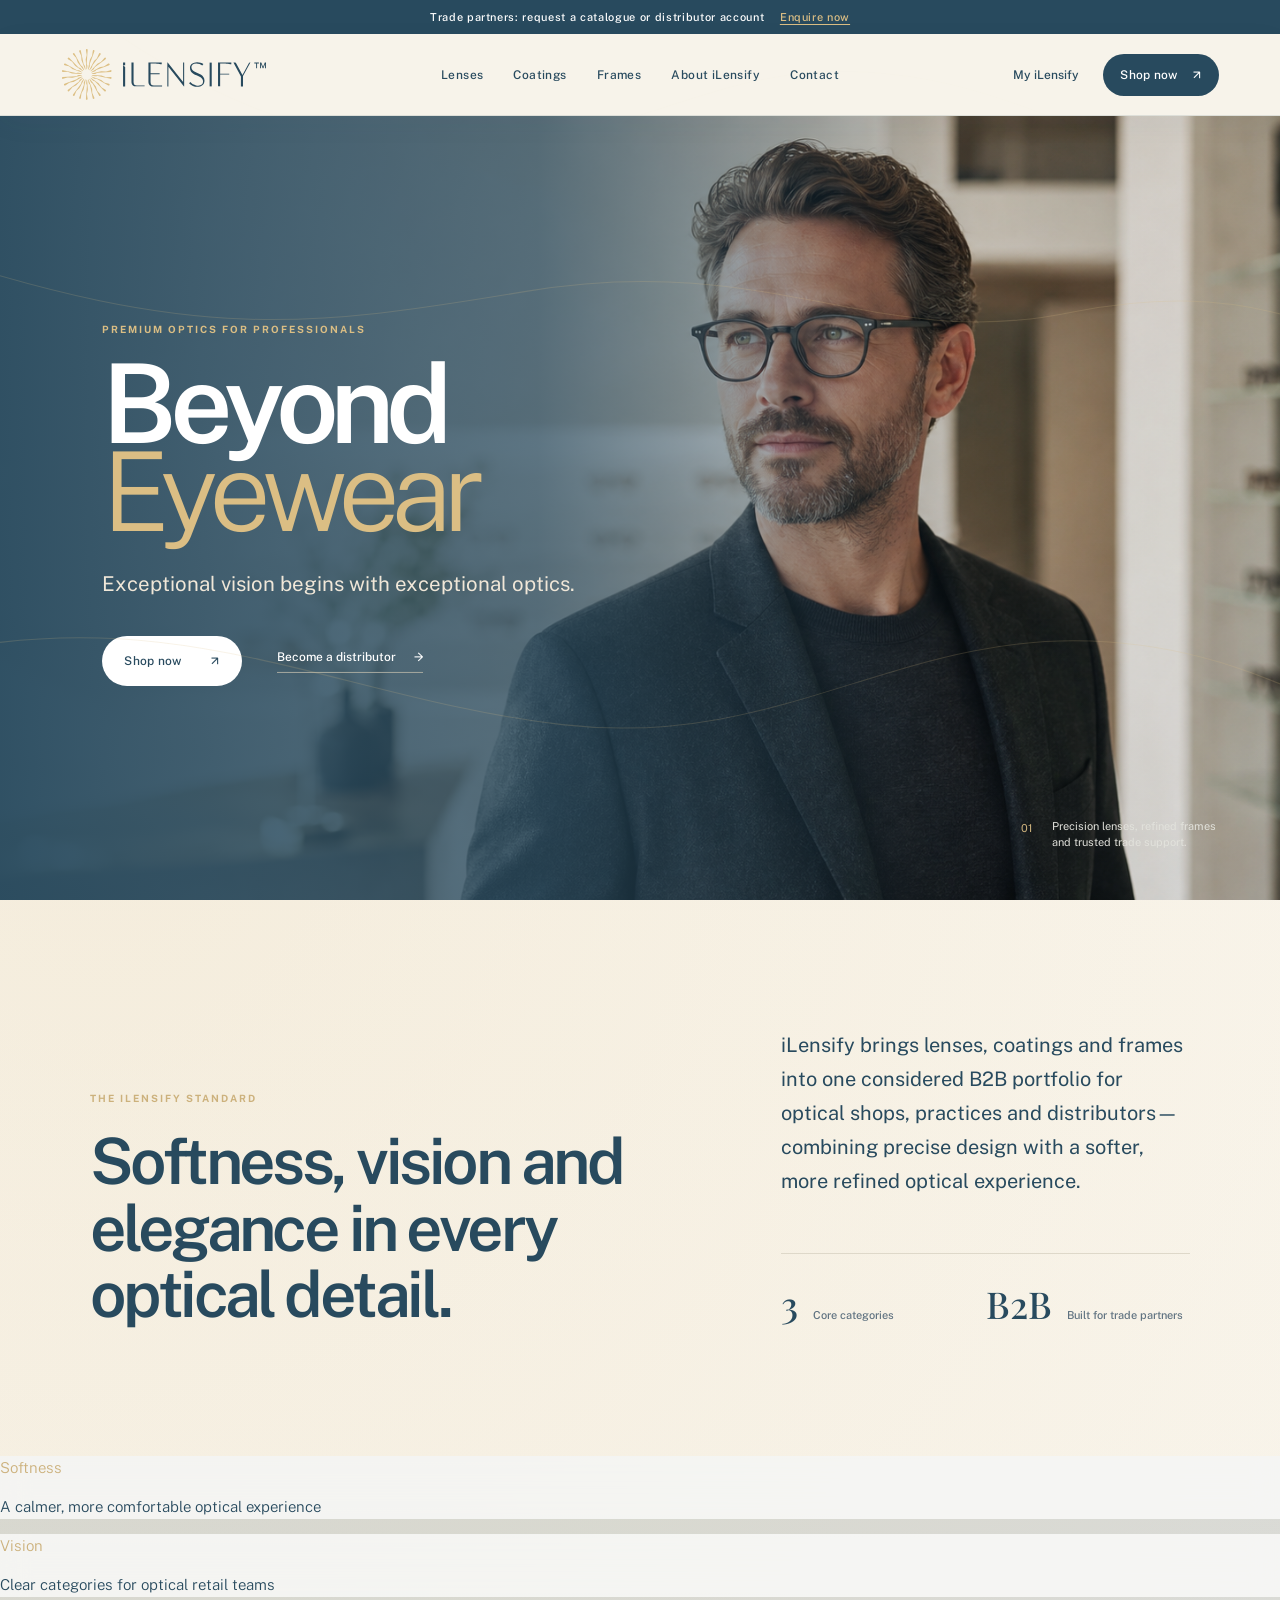
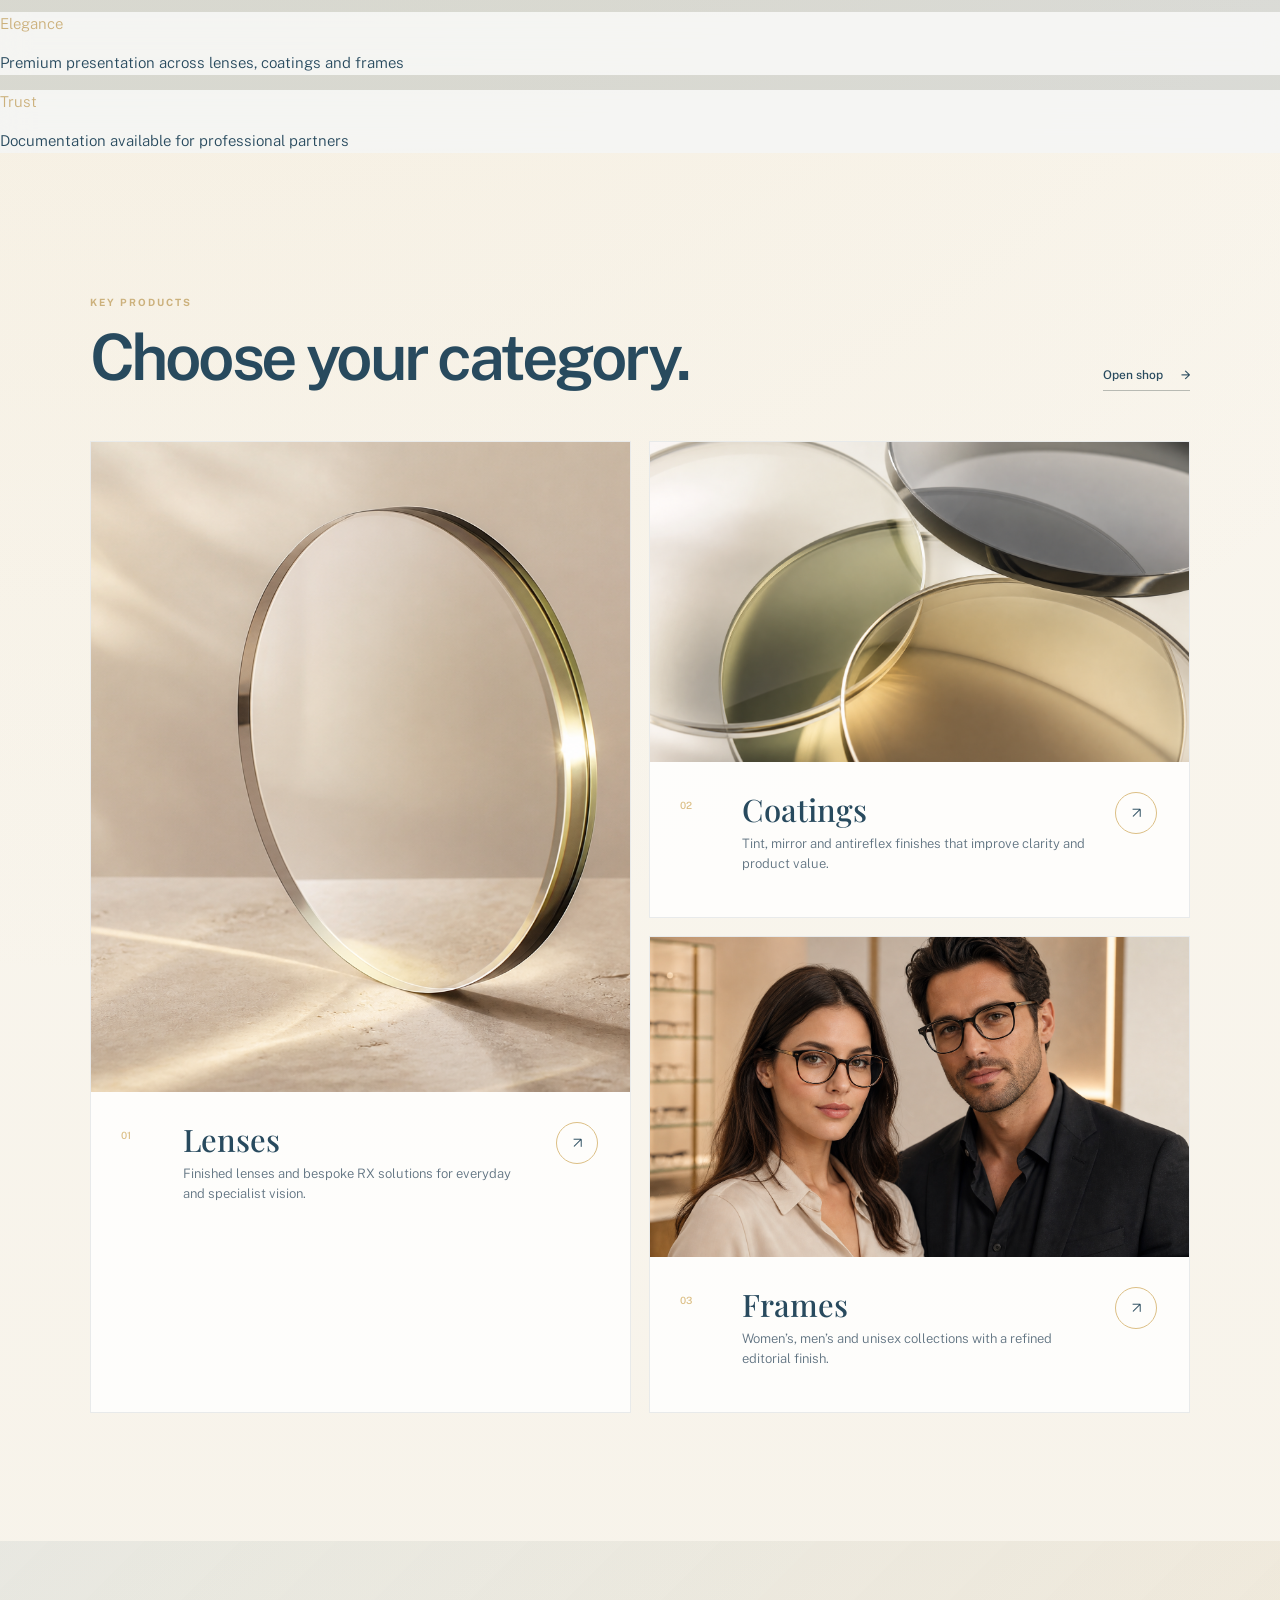
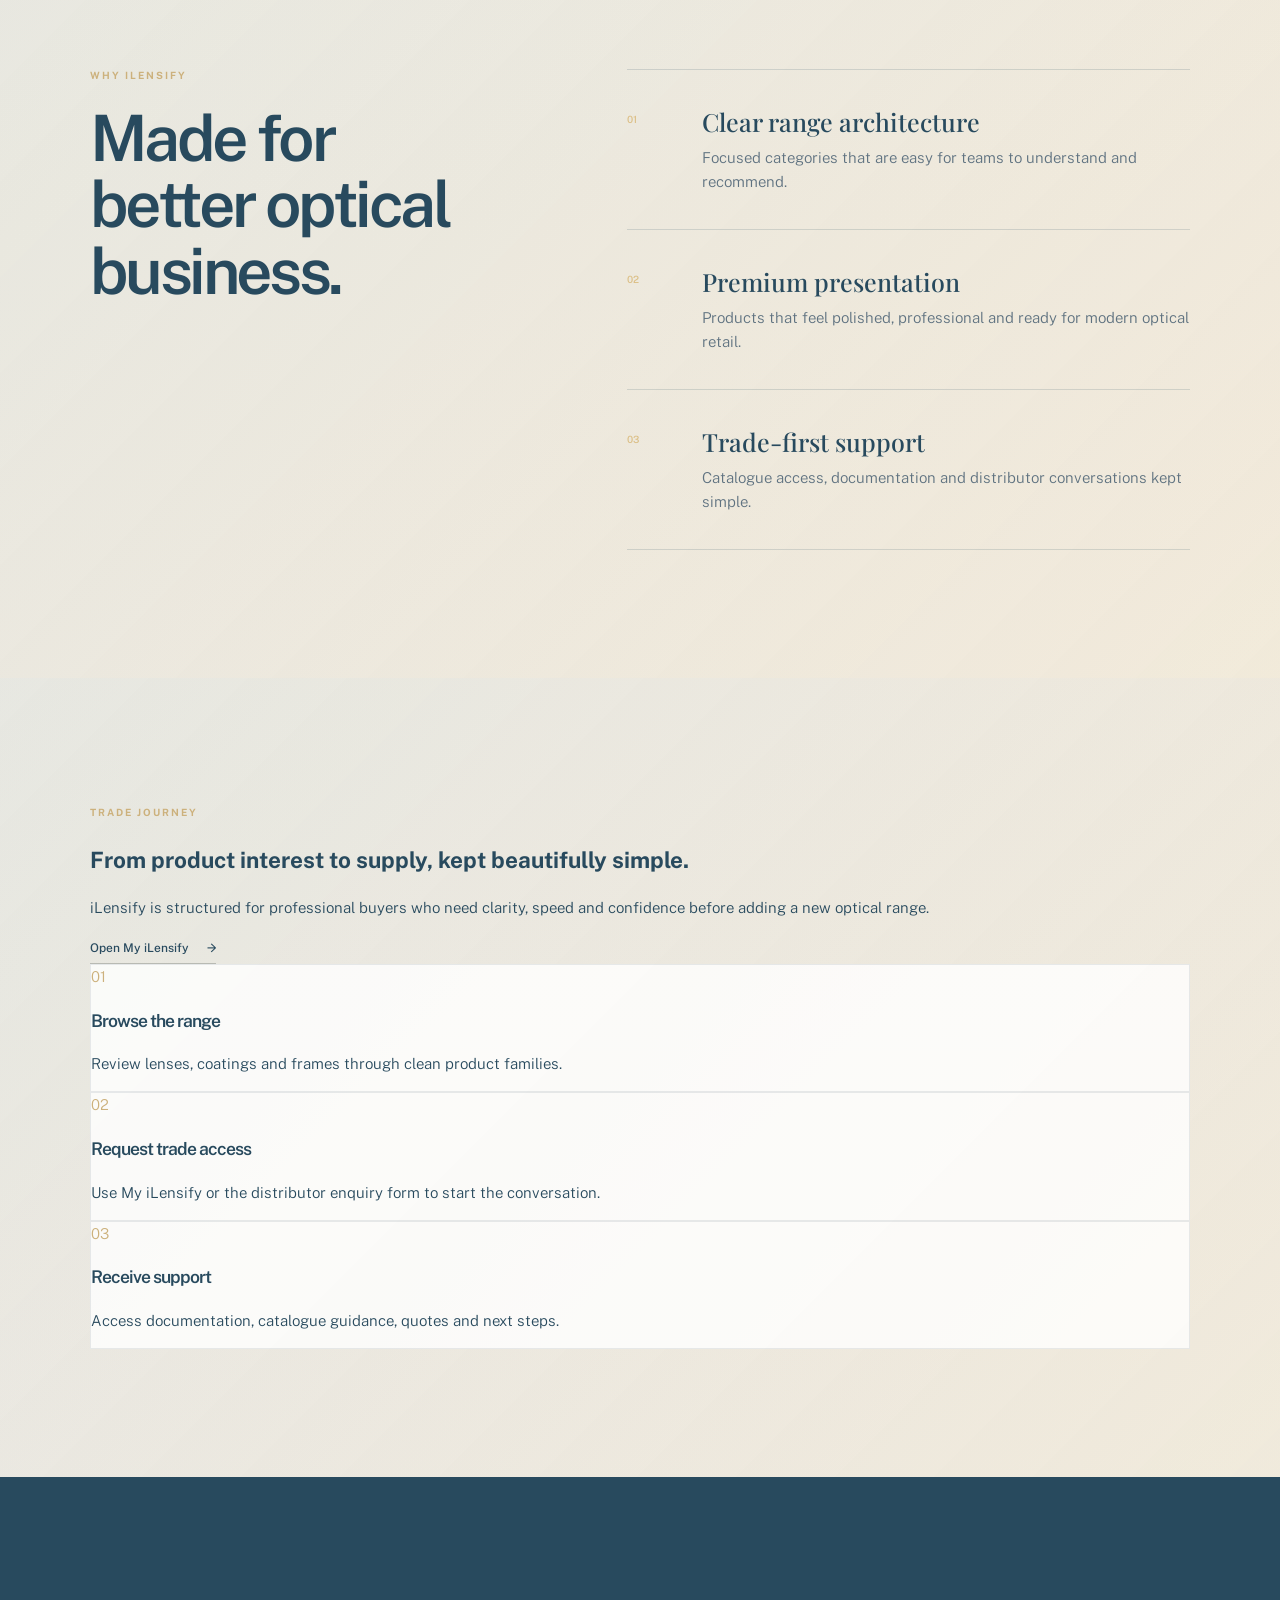
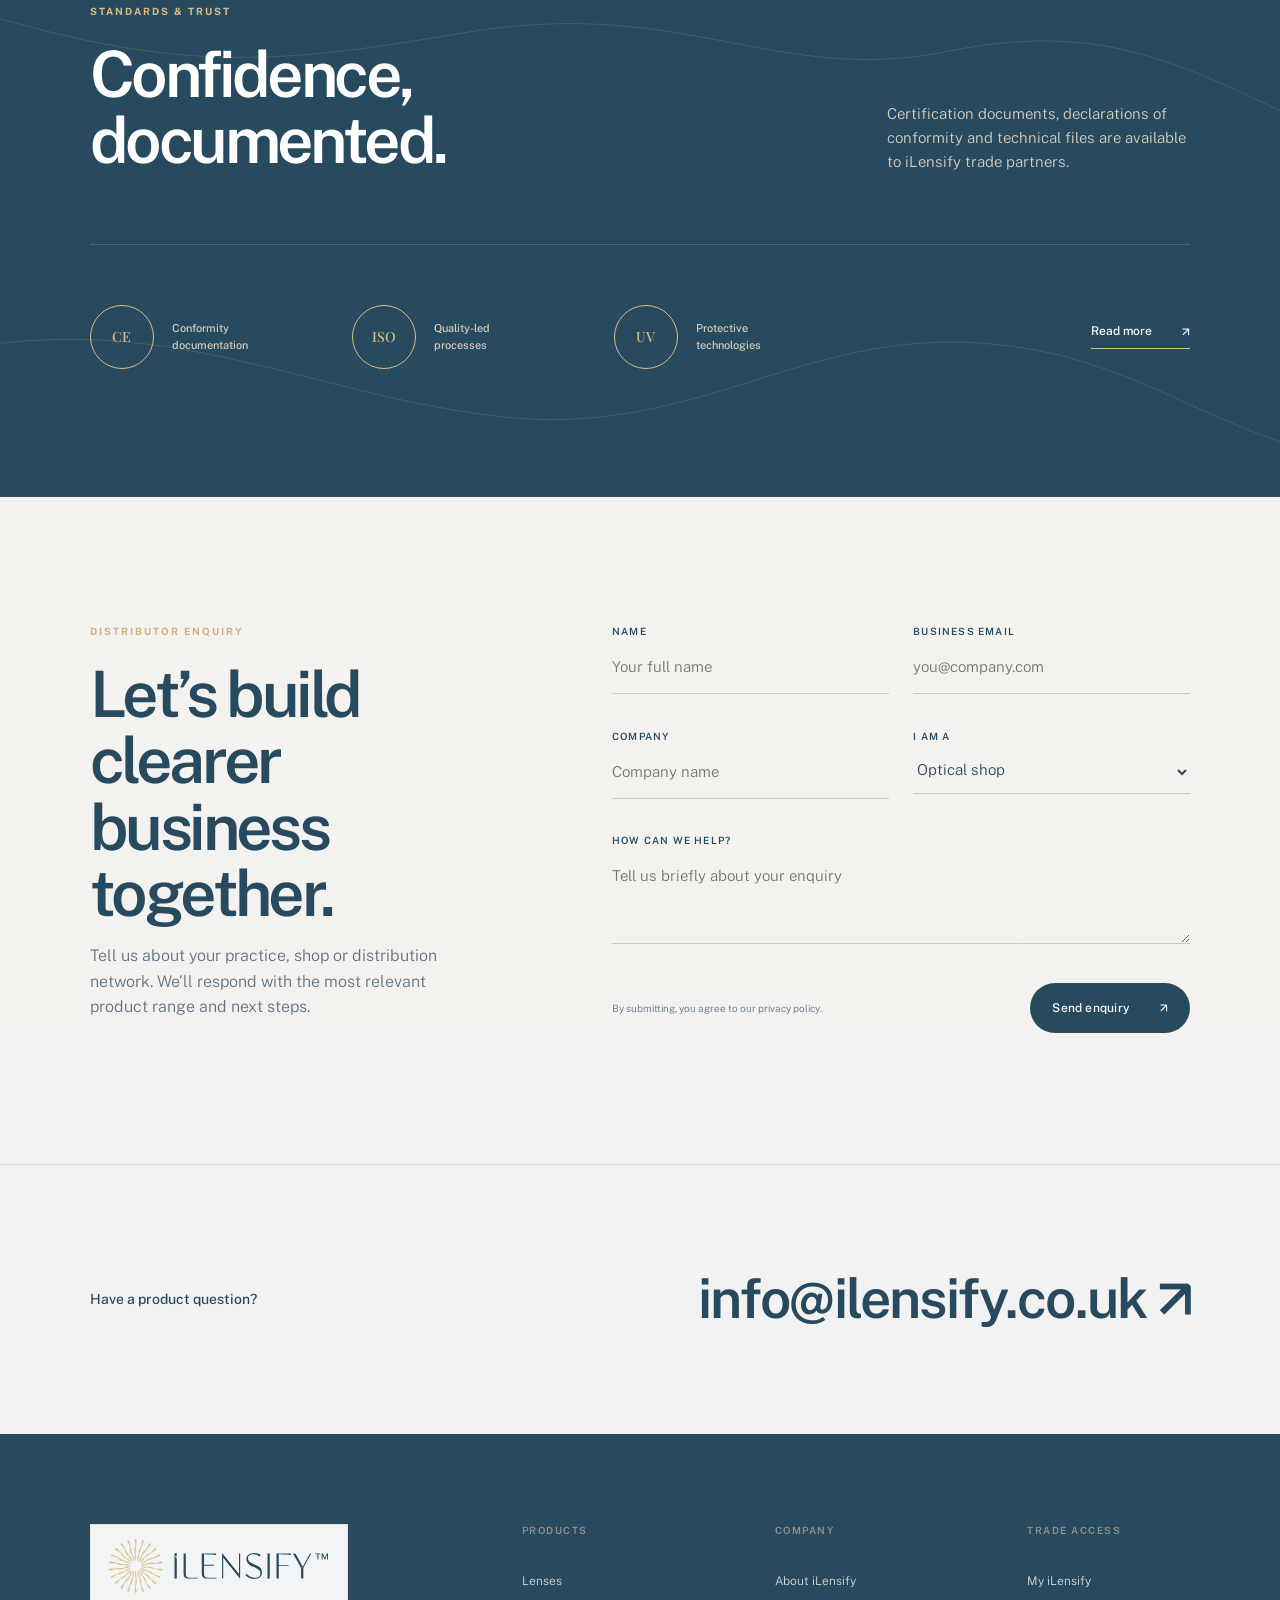
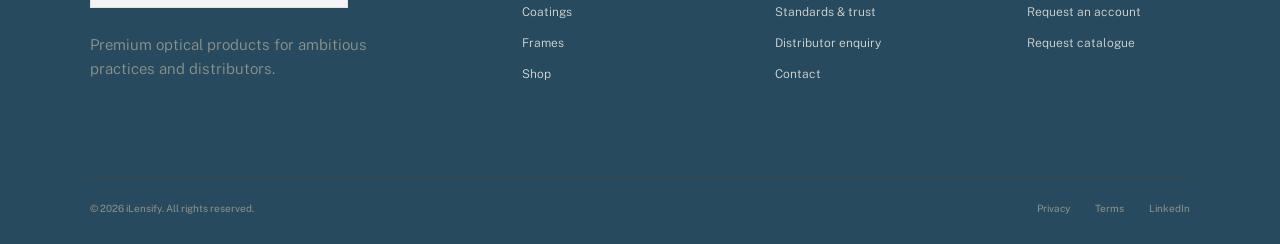
<file: index.html>
<!doctype html>
<html lang="en">
<head>
  <meta charset="utf-8">
  <meta name="viewport" content="width=device-width, initial-scale=1">
  <meta name="description" content="iLensify premium lenses, coatings and eyewear frames for optical professionals and distributors.">
  <title>iLensify — Beyond Eyewear</title>
  <link rel="preconnect" href="https://fonts.googleapis.com">
  <link rel="preconnect" href="https://fonts.gstatic.com" crossorigin>
  <link href="https://fonts.googleapis.com/css2?family=Public+Sans:wght@300;400;500;600;700&family=DM+Sans:wght@400;500;600&family=Playfair+Display:ital,wght@0,500;1,500&display=swap" rel="stylesheet">
  <link rel="stylesheet" href="styles.css">
  <link rel="stylesheet" href="brandbook.css">
</head>
<body>
  <div class="announcement">Trade partners: request a catalogue or distributor account <a href="#distributor">Enquire now</a></div>
  <header class="site-header">
    <a class="brand" href="index.html" aria-label="iLensify home">
      <img class="brand-logo" src="assets/logo-official.svg" alt="iLensify">
    </a>
    <button class="menu-toggle" aria-expanded="false" aria-controls="main-nav"><span></span><span></span></button>
    <nav id="main-nav" class="main-nav" aria-label="Main navigation">
      <a href="lenses.html">Lenses</a>
      <a href="coatings.html">Coatings</a>
      <a href="frames.html">Frames</a>
      <a href="about.html">About iLensify</a>
      <a href="#contact">Contact</a>
    </nav>
    <div class="header-actions">
      <a class="text-link" href="my-ilensify.html">My iLensify</a>
      <a class="button button-small" href="shop.html">Shop now <span>↗</span></a>
    </div>
  </header>

  <main>
    <section class="hero">
      <div class="hero-image" role="img" aria-label="Optical professional wearing refined iLensify eyewear"></div>
      <div class="hero-wash"></div>
      <div class="hero-content">
        <p class="eyebrow light">Premium optics for professionals</p>
        <h1>Beyond<br><em>Eyewear</em></h1>
        <p class="hero-lead">Exceptional vision begins with exceptional optics.</p>
        <div class="hero-actions">
          <a class="button button-light" href="shop.html">Shop now <span>↗</span></a>
          <a class="quiet-link light" href="#distributor">Become a distributor <span>→</span></a>
        </div>
      </div>
      <div class="hero-note">
        <span>01</span>
        <p>Precision lenses, refined frames<br>and trusted trade support.</p>
      </div>
    </section>

    <section class="intro section">
      <div>
        <p class="eyebrow">The iLensify standard</p>
        <h2>Softness, vision and elegance in every optical detail.</h2>
      </div>
      <div class="intro-copy">
        <p>iLensify brings lenses, coatings and frames into one considered B2B portfolio for optical shops, practices and distributors—combining precise design with a softer, more refined optical experience.</p>
        <div class="mini-stats">
          <div><strong>3</strong><span>Core categories</span></div>
          <div><strong>B2B</strong><span>Built for trade partners</span></div>
        </div>
      </div>
    </section>

    <section class="proof-strip" aria-label="iLensify trade strengths">
      <div><span>Softness</span><p>A calmer, more comfortable optical experience</p></div>
      <div><span>Vision</span><p>Clear categories for optical retail teams</p></div>
      <div><span>Elegance</span><p>Premium presentation across lenses, coatings and frames</p></div>
      <div><span>Trust</span><p>Documentation available for professional partners</p></div>
    </section>

    <section class="products section" id="products">
      <div class="section-heading">
        <div><p class="eyebrow">Key products</p><h2>Choose your category.</h2></div>
        <a class="quiet-link" href="shop.html">Open shop <span>→</span></a>
      </div>
      <div class="category-grid premium-grid">
        <a class="category-card card-lens" href="lenses.html">
          <div class="category-image"><img src="assets/lenses.png" alt="Premium optical lens close-up"></div>
          <div class="category-copy">
            <span class="card-number">01</span>
            <div><h3>Lenses</h3><p>Finished lenses and bespoke RX solutions for everyday and specialist vision.</p></div>
            <span class="round-arrow">↗</span>
          </div>
        </a>
        <a class="category-card card-coating" href="coatings.html">
          <div class="category-image"><img src="assets/coatings.png" alt="Premium lens coating samples"></div>
          <div class="category-copy">
            <span class="card-number">02</span>
            <div><h3>Coatings</h3><p>Tint, mirror and antireflex finishes that improve clarity and product value.</p></div>
            <span class="round-arrow">↗</span>
          </div>
        </a>
        <a class="category-card card-frame" href="frames.html">
          <div class="category-image"><img src="assets/frame-unisex.png" alt="Man and woman wearing premium iLensify glasses"></div>
          <div class="category-copy">
            <span class="card-number">03</span>
            <div><h3>Frames</h3><p>Women’s, men’s and unisex collections with a refined editorial finish.</p></div>
            <span class="round-arrow">↗</span>
          </div>
        </a>
      </div>
    </section>

    <section class="why section">
      <div class="why-title">
        <p class="eyebrow">Why iLensify</p>
        <h2>Made for better optical business.</h2>
      </div>
      <div class="benefit-list">
        <article><span>01</span><div><h3>Clear range architecture</h3><p>Focused categories that are easy for teams to understand and recommend.</p></div></article>
        <article><span>02</span><div><h3>Premium presentation</h3><p>Products that feel polished, professional and ready for modern optical retail.</p></div></article>
        <article><span>03</span><div><h3>Trade-first support</h3><p>Catalogue access, documentation and distributor conversations kept simple.</p></div></article>
      </div>
    </section>

    <section class="trade-flow section">
      <div class="trade-flow-copy">
        <p class="eyebrow">Trade journey</p>
        <h2>From product interest to supply, kept beautifully simple.</h2>
        <p>iLensify is structured for professional buyers who need clarity, speed and confidence before adding a new optical range.</p>
        <a class="quiet-link" href="my-ilensify.html">Open My iLensify <span>→</span></a>
      </div>
      <div class="flow-steps">
        <article><span>01</span><h3>Browse the range</h3><p>Review lenses, coatings and frames through clean product families.</p></article>
        <article><span>02</span><h3>Request trade access</h3><p>Use My iLensify or the distributor enquiry form to start the conversation.</p></article>
        <article><span>03</span><h3>Receive support</h3><p>Access documentation, catalogue guidance, quotes and next steps.</p></article>
      </div>
    </section>

    <section class="trust section" id="standards">
      <div class="trust-top">
        <div><p class="eyebrow light">Standards & trust</p><h2>Confidence, documented.</h2></div>
        <p>Certification documents, declarations of conformity and technical files are available to iLensify trade partners.</p>
      </div>
      <div class="trust-row">
        <div><span class="seal">CE</span><p>Conformity<br>documentation</p></div>
        <div><span class="seal">ISO</span><p>Quality-led<br>processes</p></div>
        <div><span class="seal">UV</span><p>Protective<br>technologies</p></div>
        <a href="about.html#standards">Read more <span>↗</span></a>
      </div>
    </section>

    <section class="distributor section" id="distributor">
      <div>
        <p class="eyebrow">Distributor enquiry</p>
        <h2>Let’s build clearer business together.</h2>
        <p>Tell us about your practice, shop or distribution network. We’ll respond with the most relevant product range and next steps.</p>
      </div>
      <form class="enquiry-form" data-demo-form>
        <label><span>Name</span><input type="text" placeholder="Your full name" required></label>
        <label><span>Business email</span><input type="email" placeholder="you@company.com" required></label>
        <label><span>Company</span><input type="text" placeholder="Company name" required></label>
        <label><span>I am a</span><select><option>Optical shop</option><option>Distributor</option><option>Optician</option><option>Other trade partner</option></select></label>
        <label class="full"><span>How can we help?</span><textarea placeholder="Tell us briefly about your enquiry"></textarea></label>
        <div class="form-footer full"><p>By submitting, you agree to our privacy policy.</p><button class="button" type="submit">Send enquiry <span>↗</span></button></div>
        <p class="form-success full" role="status">Thank you. Your enquiry is ready to be connected to your preferred form service.</p>
      </form>
    </section>

    <section class="contact-strip" id="contact">
      <p>Have a product question?</p>
      <a href="mailto:info@ilensify.co.uk">info@ilensify.co.uk <span>↗</span></a>
    </section>
  </main>

  <footer class="site-footer">
    <div class="footer-main">
      <div><a class="brand brand-light" href="index.html"><img class="brand-logo" src="assets/logo-official.svg" alt="iLensify"></a><p>Premium optical products for ambitious practices and distributors.</p></div>
      <div><h4>Products</h4><a href="lenses.html">Lenses</a><a href="coatings.html">Coatings</a><a href="frames.html">Frames</a><a href="shop.html">Shop</a></div>
      <div><h4>Company</h4><a href="about.html">About iLensify</a><a href="about.html#standards">Standards & trust</a><a href="#distributor">Distributor enquiry</a><a href="#contact">Contact</a></div>
      <div><h4>Trade access</h4><a href="my-ilensify.html">My iLensify</a><a href="my-ilensify.html">Request an account</a><a href="#distributor">Request catalogue</a></div>
    </div>
    <div class="footer-bottom"><span>© 2026 iLensify. All rights reserved.</span><div><a href="#">Privacy</a><a href="#">Terms</a><a href="#">LinkedIn</a></div></div>
  </footer>
  <script src="script.js"></script>
</body>
</html>
</file>
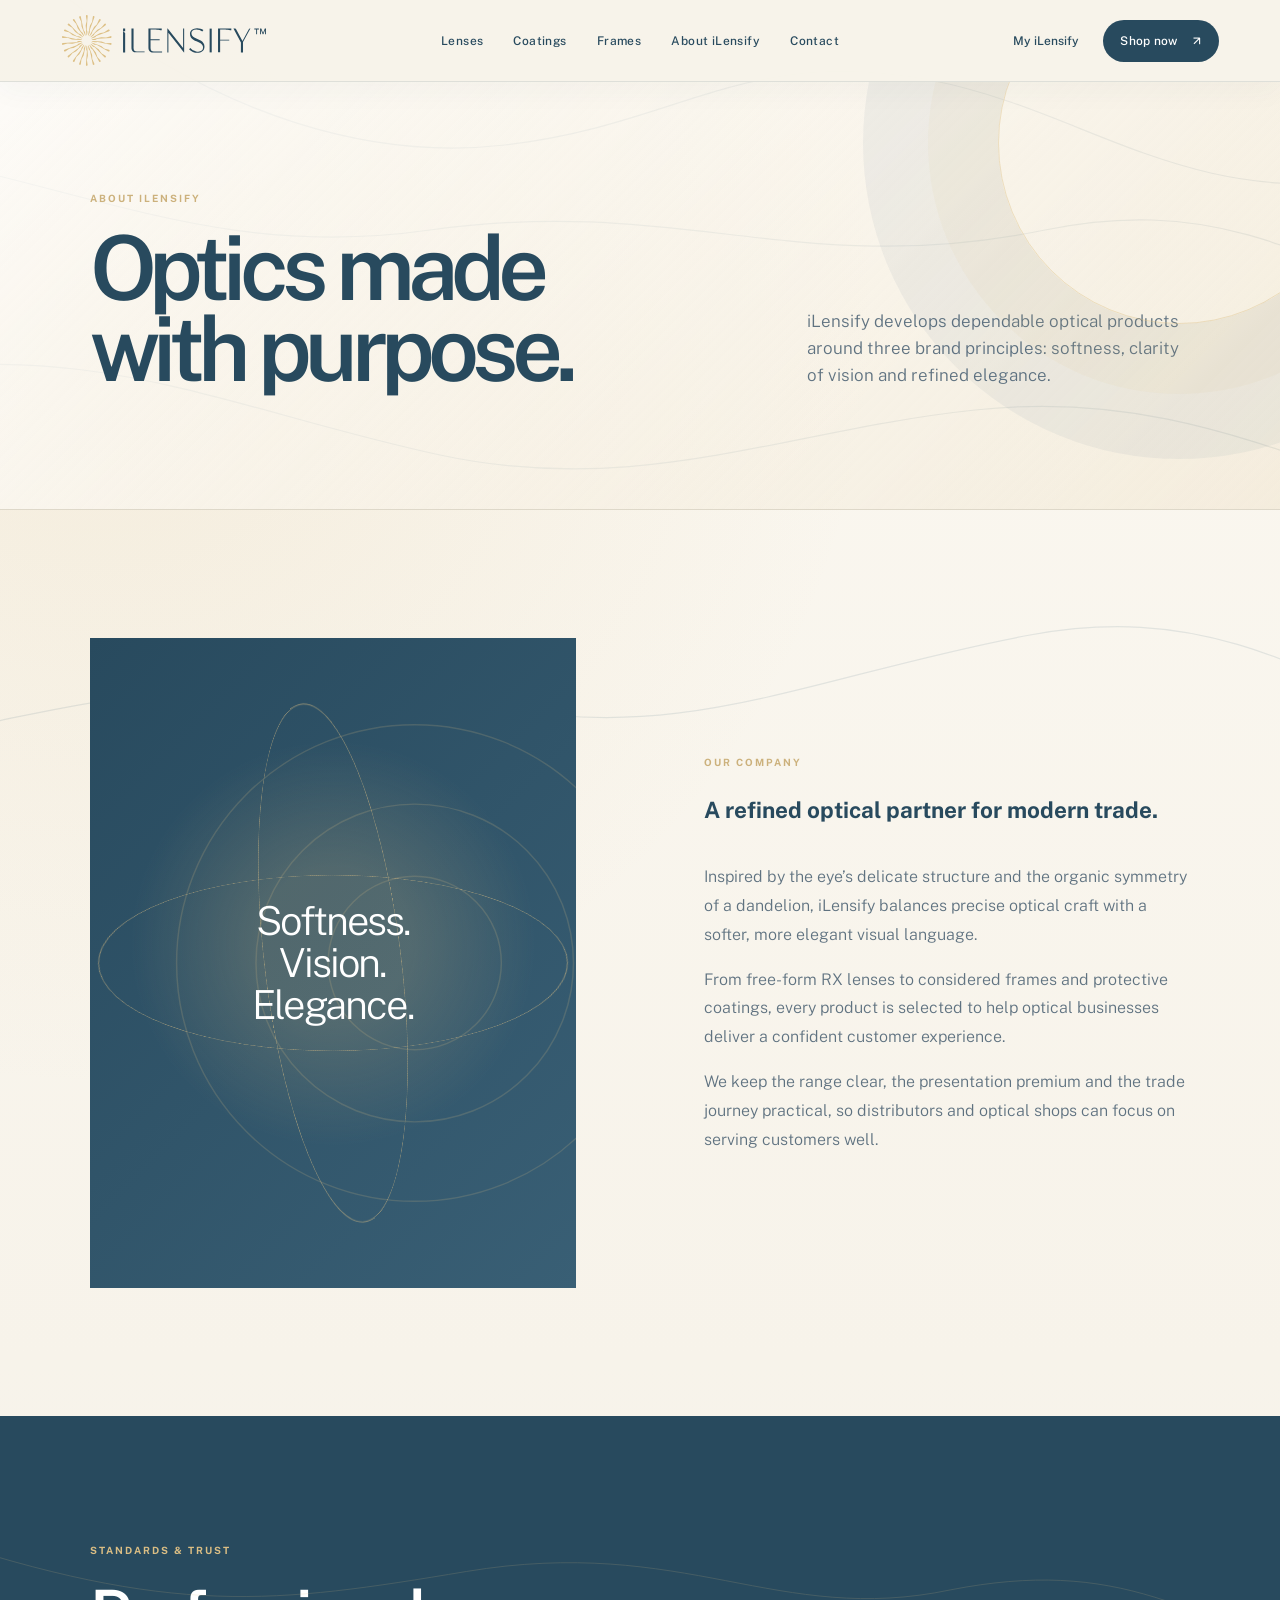
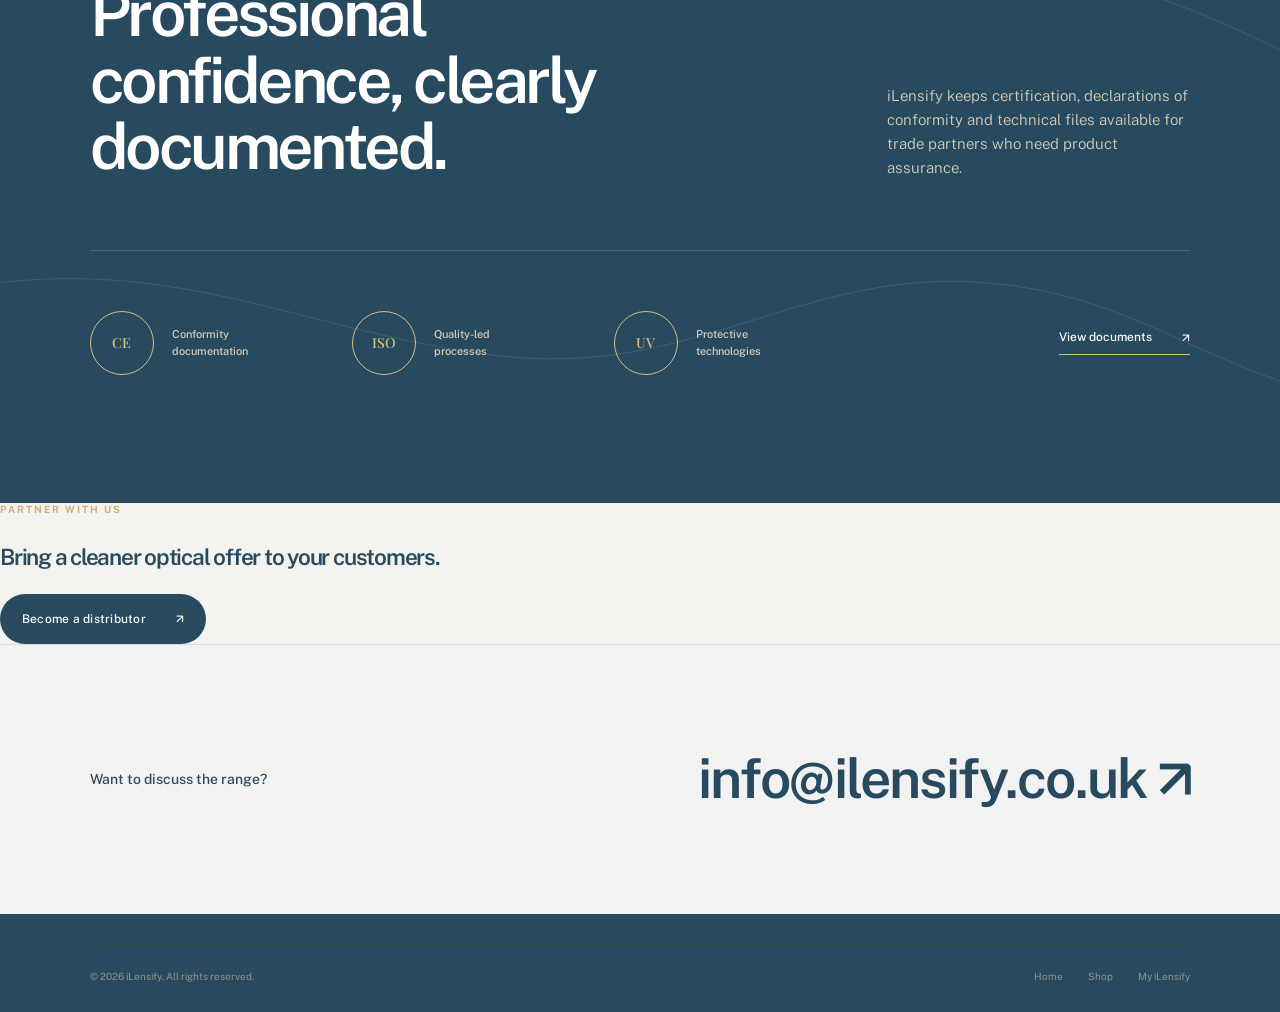
<file: about.html>
<!doctype html>
<html lang="en">
<head>
  <meta charset="utf-8"><meta name="viewport" content="width=device-width, initial-scale=1">
  <title>About iLensify — Premium Optical Trade</title>
  <link rel="preconnect" href="https://fonts.googleapis.com"><link rel="preconnect" href="https://fonts.gstatic.com" crossorigin>
  <link href="https://fonts.googleapis.com/css2?family=Public+Sans:wght@300;400;500;600;700&family=DM+Sans:wght@400;500;600&family=Playfair+Display:ital,wght@0,500;1,500&display=swap" rel="stylesheet">
  <link rel="stylesheet" href="styles.css">
  <link rel="stylesheet" href="brandbook.css">
</head>
<body class="inner-page">
  <header class="site-header">
    <a class="brand" href="index.html"><img class="brand-logo" src="assets/logo-official.svg" alt="iLensify"></a>
    <button class="menu-toggle" aria-expanded="false" aria-controls="main-nav"><span></span><span></span></button>
    <nav id="main-nav" class="main-nav"><a href="lenses.html">Lenses</a><a href="coatings.html">Coatings</a><a href="frames.html">Frames</a><a href="about.html">About iLensify</a><a href="index.html#contact">Contact</a></nav>
    <div class="header-actions"><a class="text-link" href="my-ilensify.html">My iLensify</a><a class="button button-small" href="shop.html">Shop now <span>↗</span></a></div>
  </header>
  <main>
    <section class="page-hero split-hero">
      <div>
        <p class="eyebrow">About iLensify</p>
        <h1>Optics made with purpose.</h1>
      </div>
      <p>iLensify develops dependable optical products around three brand principles: softness, clarity of vision and refined elegance.</p>
    </section>
    <section class="about-detail section">
      <div class="about-visual">
        <div class="lens-orbit orbit-one"></div>
        <div class="lens-orbit orbit-two"></div>
        <span>Softness.<br>Vision.<br>Elegance.</span>
      </div>
      <div class="about-copy">
        <p class="eyebrow">Our company</p>
        <h2>A refined optical partner for modern trade.</h2>
        <p>Inspired by the eye’s delicate structure and the organic symmetry of a dandelion, iLensify balances precise optical craft with a softer, more elegant visual language.</p>
        <p>From free-form RX lenses to considered frames and protective coatings, every product is selected to help optical businesses deliver a confident customer experience.</p>
        <p>We keep the range clear, the presentation premium and the trade journey practical, so distributors and optical shops can focus on serving customers well.</p>
      </div>
    </section>
    <section class="trust section" id="standards">
      <div class="trust-top">
        <div><p class="eyebrow light">Standards & trust</p><h2>Professional confidence, clearly documented.</h2></div>
        <p>iLensify keeps certification, declarations of conformity and technical files available for trade partners who need product assurance.</p>
      </div>
      <div class="trust-row">
        <div><span class="seal">CE</span><p>Conformity<br>documentation</p></div>
        <div><span class="seal">ISO</span><p>Quality-led<br>processes</p></div>
        <div><span class="seal">UV</span><p>Protective<br>technologies</p></div>
        <a href="https://ilensify.co.uk/certifications/" target="_blank" rel="noreferrer">View documents <span>↗</span></a>
      </div>
    </section>
    <section class="page-cta">
      <p class="eyebrow">Partner with us</p>
      <h2>Bring a cleaner optical offer to your customers.</h2>
      <a class="button" href="index.html#distributor">Become a distributor <span>↗</span></a>
    </section>
    <section class="contact-strip" id="contact">
      <p>Want to discuss the range?</p>
      <a href="mailto:info@ilensify.co.uk">info@ilensify.co.uk <span>↗</span></a>
    </section>
  </main>
  <footer class="site-footer compact-footer"><div class="footer-bottom"><span>© 2026 iLensify. All rights reserved.</span><div><a href="index.html">Home</a><a href="shop.html">Shop</a><a href="my-ilensify.html">My iLensify</a></div></div></footer>
  <script src="script.js"></script>
</body>
</html>
</file>
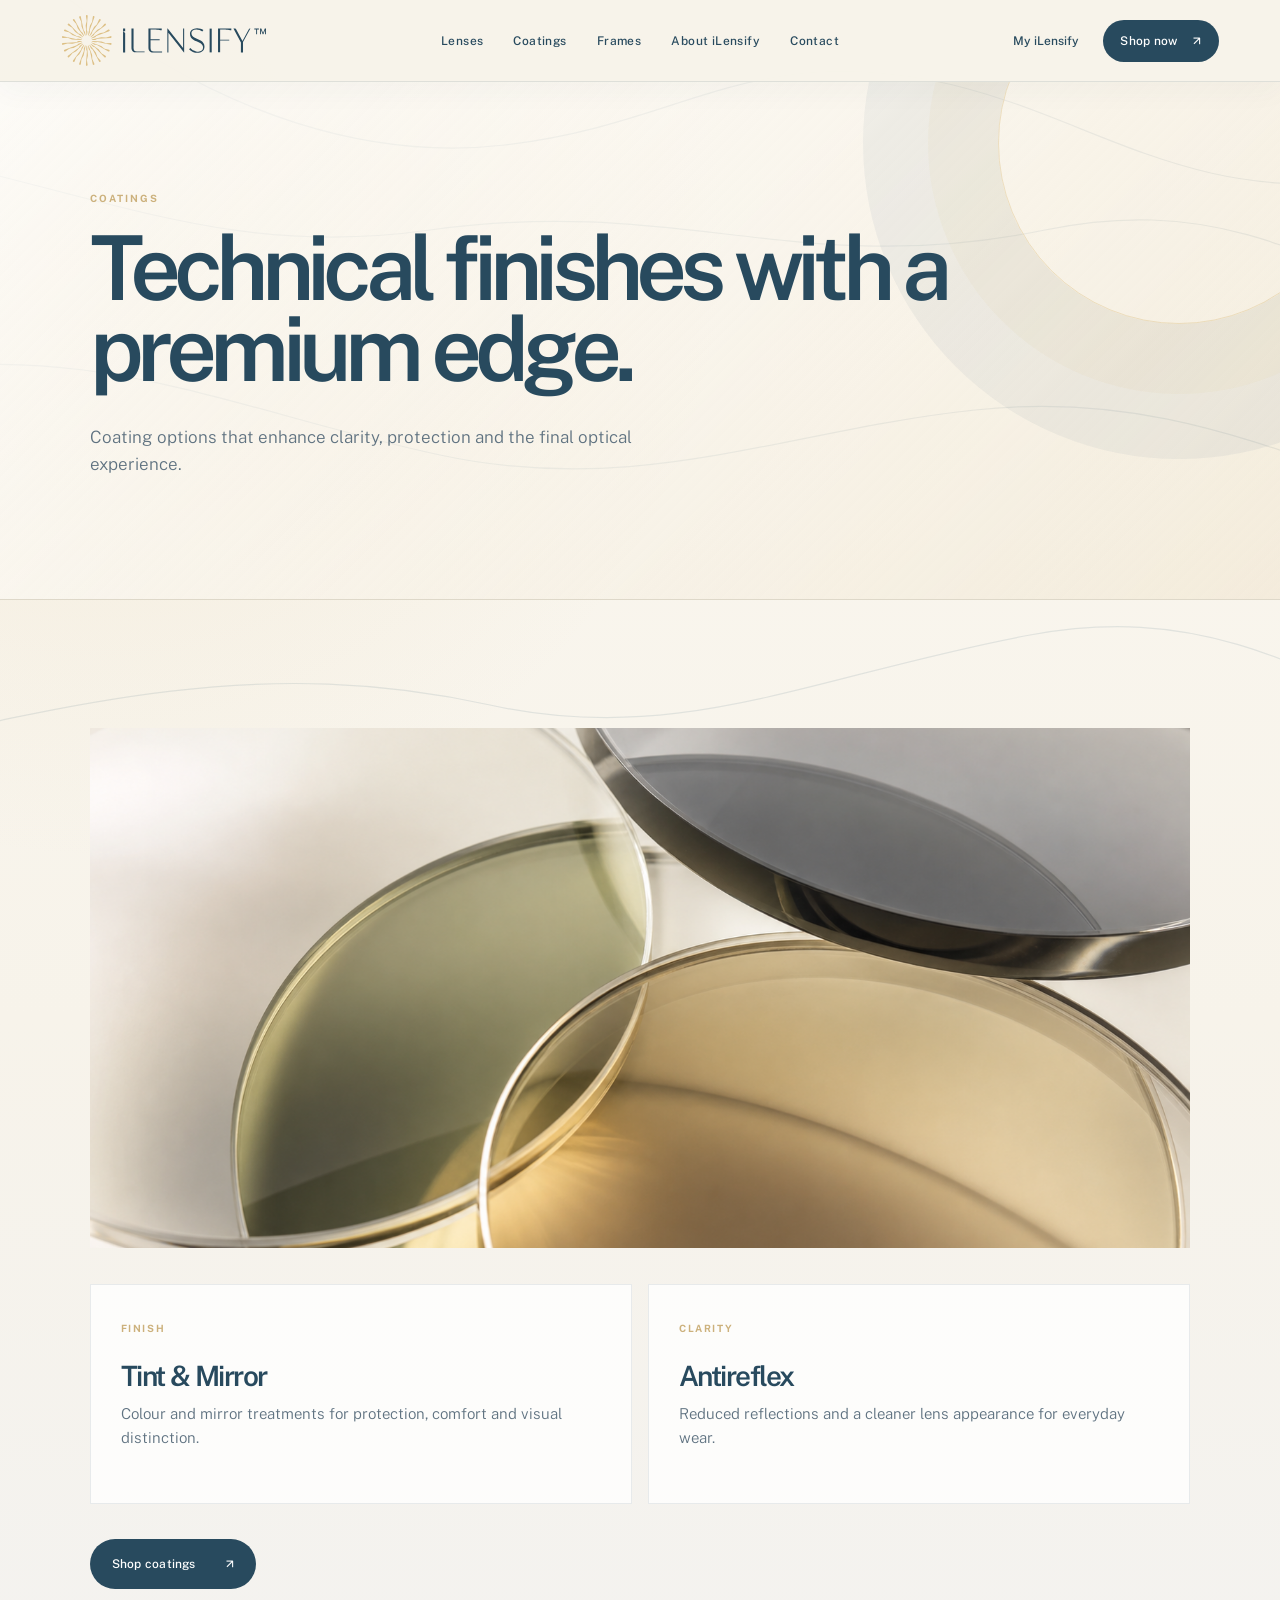
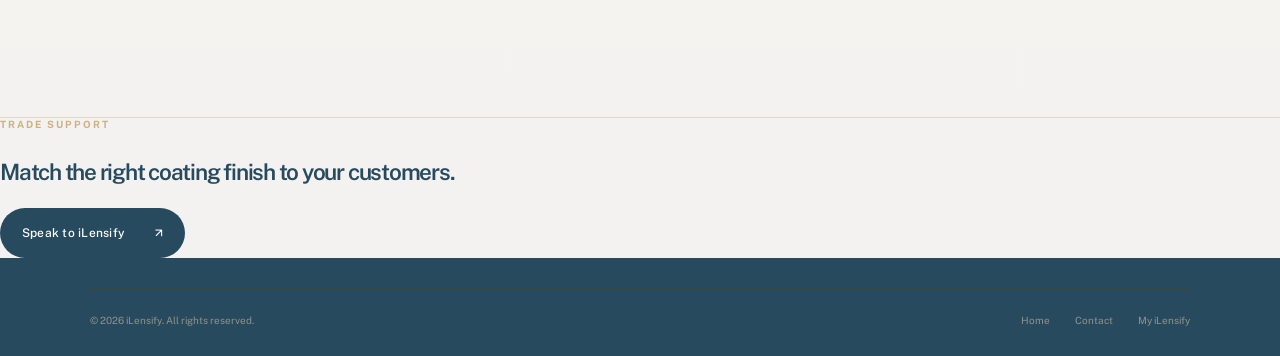
<file: coatings.html>
<!doctype html>
<html lang="en">
<head>
  <meta charset="utf-8"><meta name="viewport" content="width=device-width, initial-scale=1">
  <title>Coatings — iLensify</title>
  <link rel="preconnect" href="https://fonts.googleapis.com"><link rel="preconnect" href="https://fonts.gstatic.com" crossorigin>
  <link href="https://fonts.googleapis.com/css2?family=Public+Sans:wght@300;400;500;600;700&family=DM+Sans:wght@400;500;600&family=Playfair+Display:ital,wght@0,500;1,500&display=swap" rel="stylesheet">
  <link rel="stylesheet" href="styles.css">
  <link rel="stylesheet" href="brandbook.css">
</head>
<body class="inner-page">
  <header class="site-header">
    <a class="brand" href="index.html"><img class="brand-logo" src="assets/logo-official.svg" alt="iLensify"></a>
    <button class="menu-toggle" aria-expanded="false" aria-controls="main-nav"><span></span><span></span></button>
    <nav id="main-nav" class="main-nav"><a href="lenses.html">Lenses</a><a href="coatings.html">Coatings</a><a href="frames.html">Frames</a><a href="about.html">About iLensify</a><a href="index.html#contact">Contact</a></nav>
    <div class="header-actions"><a class="text-link" href="my-ilensify.html">My iLensify</a><a class="button button-small" href="shop.html">Shop now <span>↗</span></a></div>
  </header>
  <main>
    <section class="page-hero product-page-hero">
      <p class="eyebrow">Coatings</p>
      <h1>Technical finishes with a premium edge.</h1>
      <p>Coating options that enhance clarity, protection and the final optical experience.</p>
    </section>
    <section class="collection-section section">
      <div class="visual-feature"><img src="assets/coatings.png" alt="Warm premium optical coating samples"></div>
      <div class="subproduct-grid two">
        <article><span>Finish</span><h3>Tint & Mirror</h3><p>Colour and mirror treatments for protection, comfort and visual distinction.</p></article>
        <article><span>Clarity</span><h3>Antireflex</h3><p>Reduced reflections and a cleaner lens appearance for everyday wear.</p></article>
      </div>
      <a class="button" href="shop.html?category=coatings">Shop coatings <span>↗</span></a>
    </section>
    <section class="page-cta">
      <p class="eyebrow">Trade support</p>
      <h2>Match the right coating finish to your customers.</h2>
      <a class="button" href="index.html#distributor">Speak to iLensify <span>↗</span></a>
    </section>
  </main>
  <footer class="site-footer compact-footer"><div class="footer-bottom"><span>© 2026 iLensify. All rights reserved.</span><div><a href="index.html">Home</a><a href="index.html#contact">Contact</a><a href="my-ilensify.html">My iLensify</a></div></div></footer>
  <script src="script.js"></script>
</body>
</html>
</file>
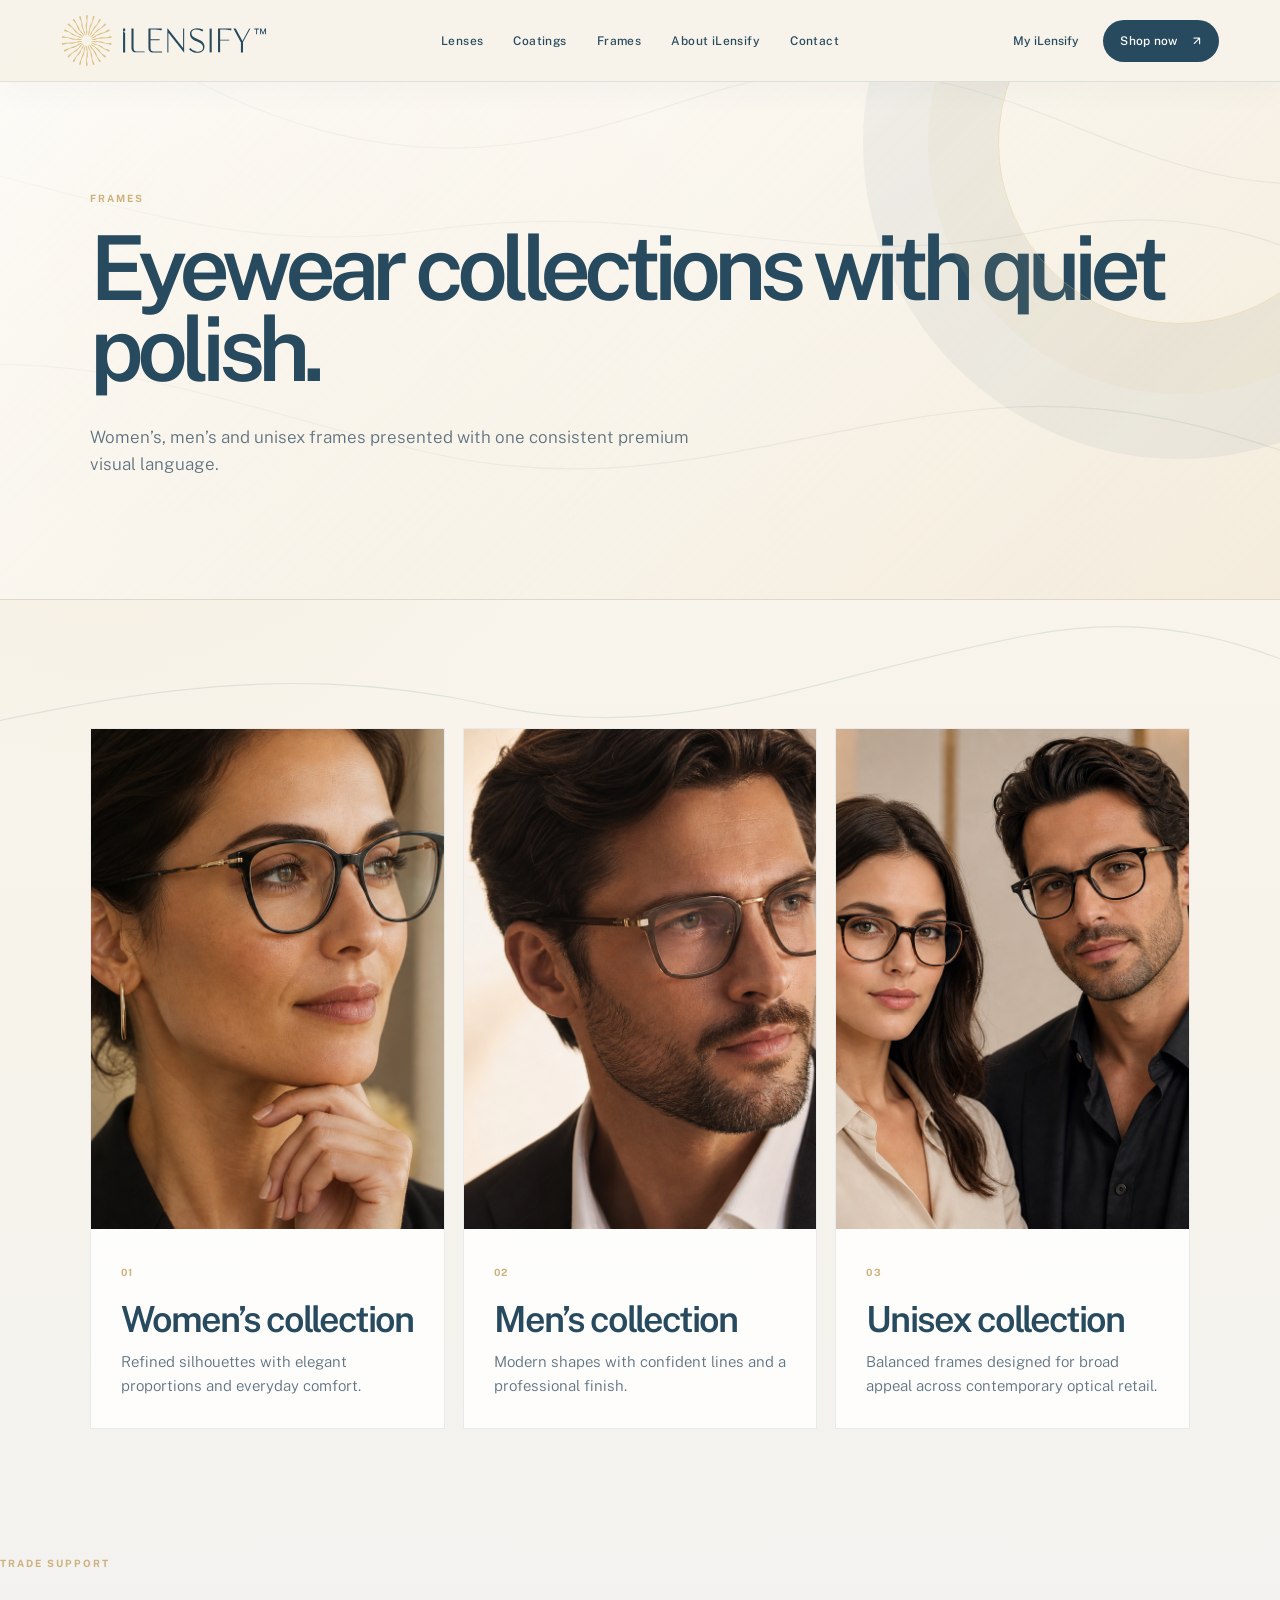
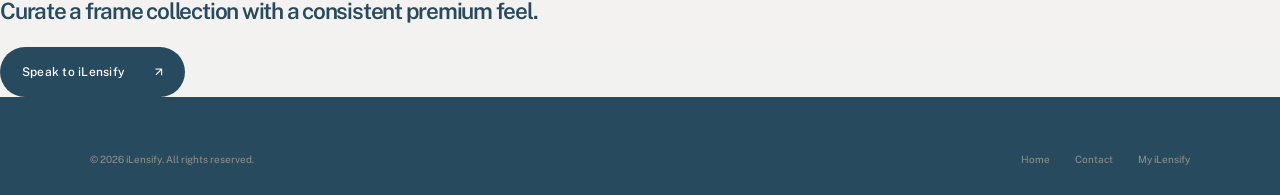
<file: frames.html>
<!doctype html>
<html lang="en">
<head>
  <meta charset="utf-8"><meta name="viewport" content="width=device-width, initial-scale=1">
  <title>Frames — iLensify</title>
  <link rel="preconnect" href="https://fonts.googleapis.com"><link rel="preconnect" href="https://fonts.gstatic.com" crossorigin>
  <link href="https://fonts.googleapis.com/css2?family=Public+Sans:wght@300;400;500;600;700&family=DM+Sans:wght@400;500;600&family=Playfair+Display:ital,wght@0,500;1,500&display=swap" rel="stylesheet">
  <link rel="stylesheet" href="styles.css">
  <link rel="stylesheet" href="brandbook.css">
</head>
<body class="inner-page">
  <header class="site-header">
    <a class="brand" href="index.html"><img class="brand-logo" src="assets/logo-official.svg" alt="iLensify"></a>
    <button class="menu-toggle" aria-expanded="false" aria-controls="main-nav"><span></span><span></span></button>
    <nav id="main-nav" class="main-nav"><a href="lenses.html">Lenses</a><a href="coatings.html">Coatings</a><a href="frames.html">Frames</a><a href="about.html">About iLensify</a><a href="index.html#contact">Contact</a></nav>
    <div class="header-actions"><a class="text-link" href="my-ilensify.html">My iLensify</a><a class="button button-small" href="shop.html">Shop now <span>↗</span></a></div>
  </header>
  <main>
    <section class="page-hero product-page-hero">
      <p class="eyebrow">Frames</p>
      <h1>Eyewear collections with quiet polish.</h1>
      <p>Women’s, men’s and unisex frames presented with one consistent premium visual language.</p>
    </section>
    <section class="frame-collections section">
      <a class="frame-card" href="shop.html?category=frames">
        <img src="assets/frame-women.png" alt="Close-up woman wearing iLensify glasses">
        <div><span>01</span><h2>Women’s collection</h2><p>Refined silhouettes with elegant proportions and everyday comfort.</p></div>
      </a>
      <a class="frame-card" href="shop.html?category=frames">
        <img src="assets/frame-men.png" alt="Close-up man wearing iLensify glasses">
        <div><span>02</span><h2>Men’s collection</h2><p>Modern shapes with confident lines and a professional finish.</p></div>
      </a>
      <a class="frame-card" href="shop.html?category=frames">
        <img src="assets/frame-unisex.png" alt="Man and woman together wearing iLensify glasses">
        <div><span>03</span><h2>Unisex collection</h2><p>Balanced frames designed for broad appeal across contemporary optical retail.</p></div>
      </a>
    </section>
    <section class="page-cta">
      <p class="eyebrow">Trade support</p>
      <h2>Curate a frame collection with a consistent premium feel.</h2>
      <a class="button" href="index.html#distributor">Speak to iLensify <span>↗</span></a>
    </section>
  </main>
  <footer class="site-footer compact-footer"><div class="footer-bottom"><span>© 2026 iLensify. All rights reserved.</span><div><a href="index.html">Home</a><a href="index.html#contact">Contact</a><a href="my-ilensify.html">My iLensify</a></div></div></footer>
  <script src="script.js"></script>
</body>
</html>
</file>
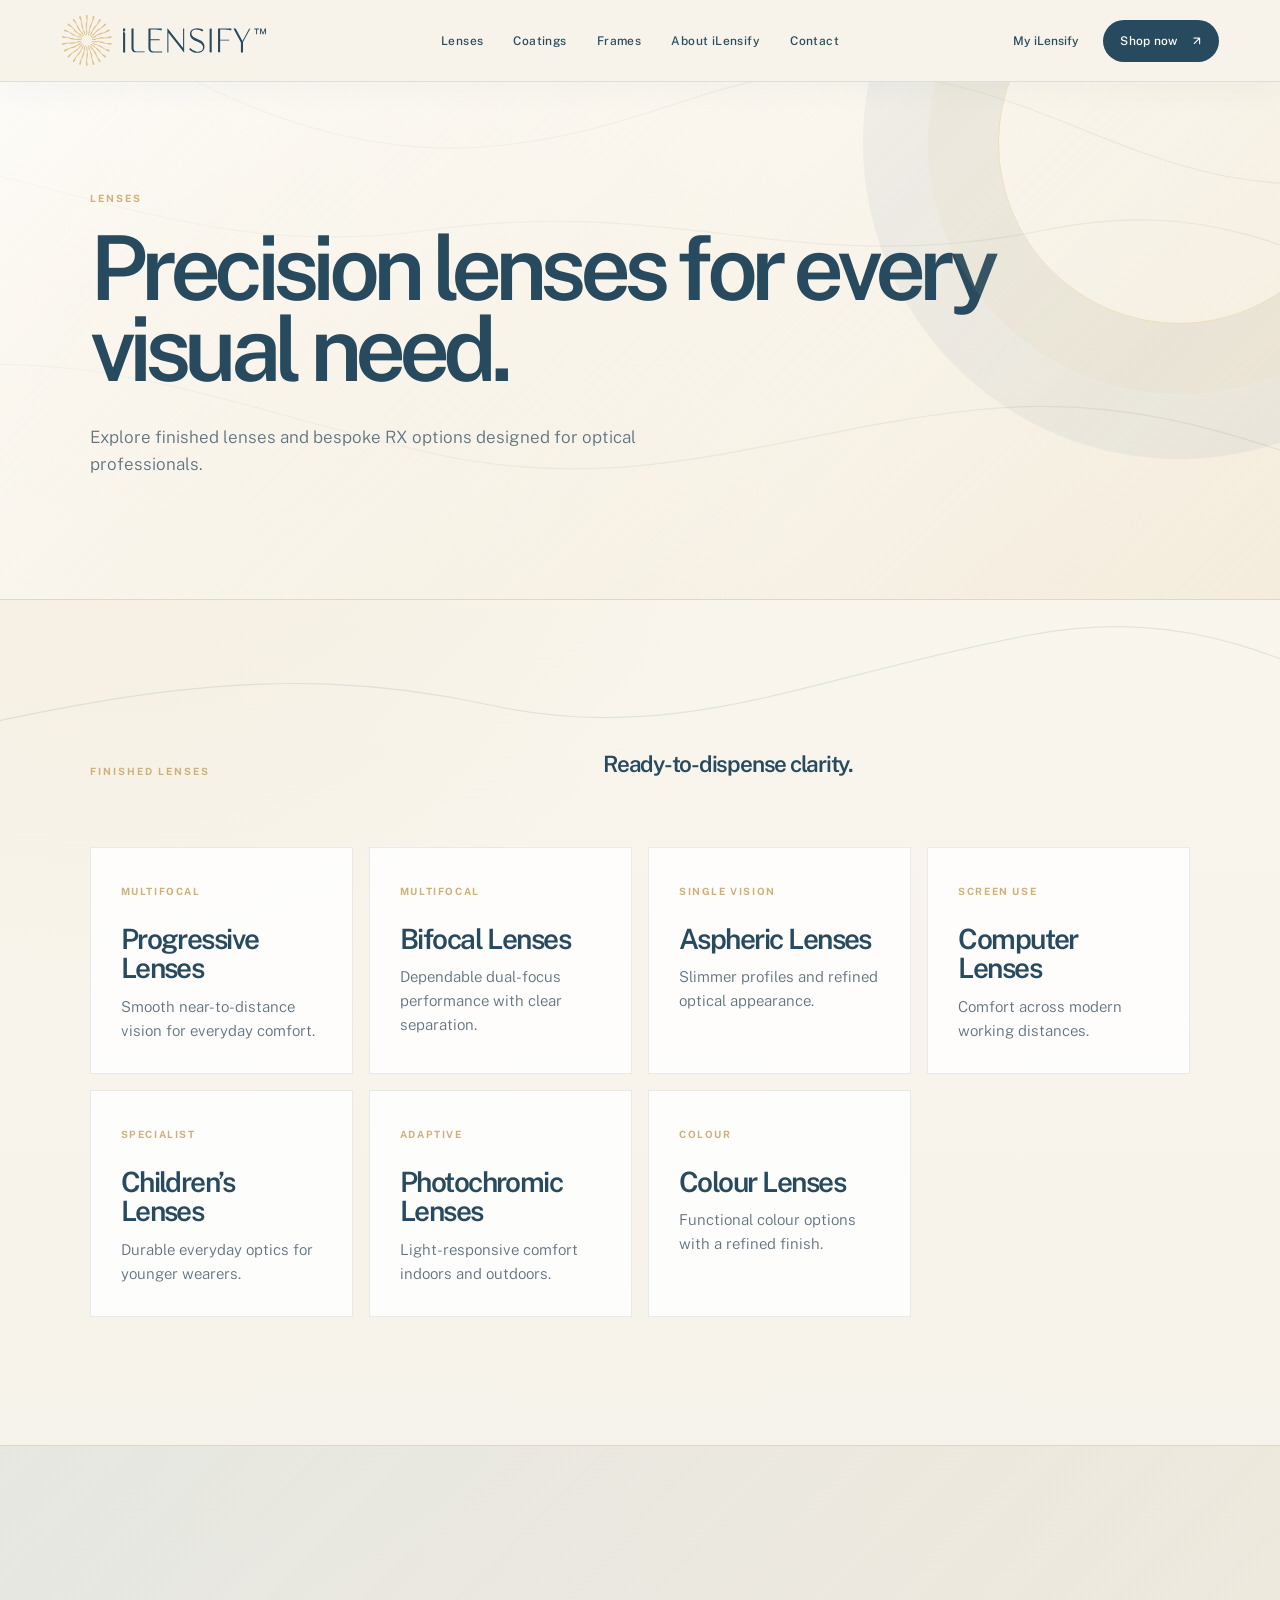
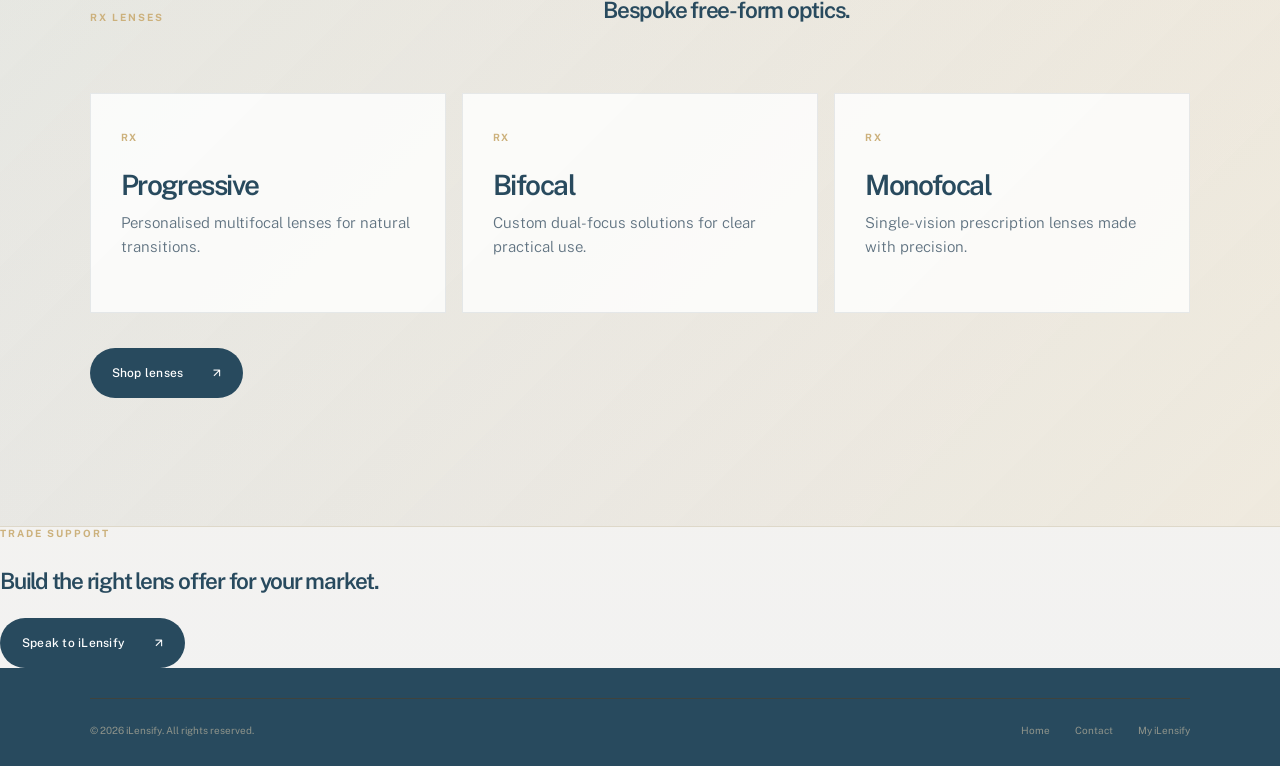
<file: lenses.html>
<!doctype html>
<html lang="en">
<head>
  <meta charset="utf-8"><meta name="viewport" content="width=device-width, initial-scale=1">
  <title>Lenses — iLensify</title>
  <link rel="preconnect" href="https://fonts.googleapis.com"><link rel="preconnect" href="https://fonts.gstatic.com" crossorigin>
  <link href="https://fonts.googleapis.com/css2?family=Public+Sans:wght@300;400;500;600;700&family=DM+Sans:wght@400;500;600&family=Playfair+Display:ital,wght@0,500;1,500&display=swap" rel="stylesheet">
  <link rel="stylesheet" href="styles.css">
  <link rel="stylesheet" href="brandbook.css">
</head>
<body class="inner-page">
  <header class="site-header">
    <a class="brand" href="index.html"><img class="brand-logo" src="assets/logo-official.svg" alt="iLensify"></a>
    <button class="menu-toggle" aria-expanded="false" aria-controls="main-nav"><span></span><span></span></button>
    <nav id="main-nav" class="main-nav"><a href="lenses.html">Lenses</a><a href="coatings.html">Coatings</a><a href="frames.html">Frames</a><a href="about.html">About iLensify</a><a href="index.html#contact">Contact</a></nav>
    <div class="header-actions"><a class="text-link" href="my-ilensify.html">My iLensify</a><a class="button button-small" href="shop.html">Shop now <span>↗</span></a></div>
  </header>
  <main>
    <section class="page-hero product-page-hero">
      <p class="eyebrow">Lenses</p>
      <h1>Precision lenses for every visual need.</h1>
      <p>Explore finished lenses and bespoke RX options designed for optical professionals.</p>
    </section>
    <section class="collection-section section">
      <div class="collection-heading"><p class="eyebrow">Finished lenses</p><h2>Ready-to-dispense clarity.</h2></div>
      <div class="subproduct-grid">
        <article><span>Multifocal</span><h3>Progressive Lenses</h3><p>Smooth near-to-distance vision for everyday comfort.</p></article>
        <article><span>Multifocal</span><h3>Bifocal Lenses</h3><p>Dependable dual-focus performance with clear separation.</p></article>
        <article><span>Single vision</span><h3>Aspheric Lenses</h3><p>Slimmer profiles and refined optical appearance.</p></article>
        <article><span>Screen use</span><h3>Computer Lenses</h3><p>Comfort across modern working distances.</p></article>
        <article><span>Specialist</span><h3>Children’s Lenses</h3><p>Durable everyday optics for younger wearers.</p></article>
        <article><span>Adaptive</span><h3>Photochromic Lenses</h3><p>Light-responsive comfort indoors and outdoors.</p></article>
        <article><span>Colour</span><h3>Colour Lenses</h3><p>Functional colour options with a refined finish.</p></article>
      </div>
    </section>
    <section class="collection-section section muted-section">
      <div class="collection-heading"><p class="eyebrow">RX lenses</p><h2>Bespoke free-form optics.</h2></div>
      <div class="subproduct-grid three">
        <article><span>RX</span><h3>Progressive</h3><p>Personalised multifocal lenses for natural transitions.</p></article>
        <article><span>RX</span><h3>Bifocal</h3><p>Custom dual-focus solutions for clear practical use.</p></article>
        <article><span>RX</span><h3>Monofocal</h3><p>Single-vision prescription lenses made with precision.</p></article>
      </div>
      <a class="button" href="shop.html?category=lenses">Shop lenses <span>↗</span></a>
    </section>
    <section class="page-cta">
      <p class="eyebrow">Trade support</p>
      <h2>Build the right lens offer for your market.</h2>
      <a class="button" href="index.html#distributor">Speak to iLensify <span>↗</span></a>
    </section>
  </main>
  <footer class="site-footer compact-footer"><div class="footer-bottom"><span>© 2026 iLensify. All rights reserved.</span><div><a href="index.html">Home</a><a href="index.html#contact">Contact</a><a href="my-ilensify.html">My iLensify</a></div></div></footer>
  <script src="script.js"></script>
</body>
</html>
</file>
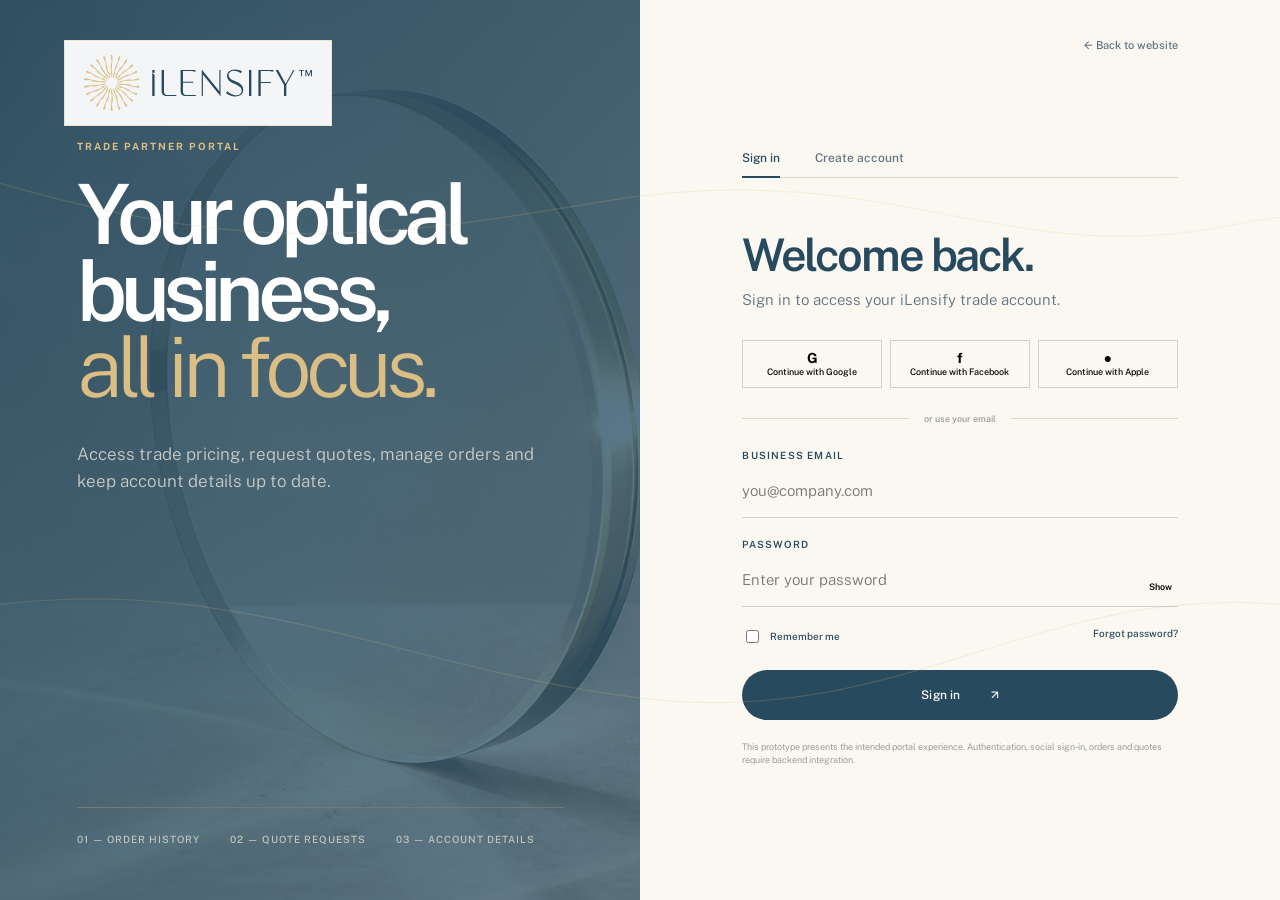
<file: my-ilensify.html>
<!doctype html>
<html lang="en">
<head>
  <meta charset="utf-8"><meta name="viewport" content="width=device-width, initial-scale=1">
  <title>My iLensify — Trade Portal</title>
  <link rel="preconnect" href="https://fonts.googleapis.com"><link rel="preconnect" href="https://fonts.gstatic.com" crossorigin>
  <link href="https://fonts.googleapis.com/css2?family=Public+Sans:wght@300;400;500;600;700&family=DM+Sans:wght@400;500;600&family=Playfair+Display:ital,wght@0,500;1,500&display=swap" rel="stylesheet">
  <link rel="stylesheet" href="styles.css">
  <link rel="stylesheet" href="brandbook.css">
</head>
<body class="portal-page">
  <a class="portal-brand brand brand-light" href="index.html"><img class="brand-logo" src="assets/logo-official.svg" alt="iLensify"></a>
  <div class="portal-layout">
    <section class="portal-story">
      <div>
        <p class="eyebrow light">Trade partner portal</p>
        <h1>Your optical business,<br><em>all in focus.</em></h1>
        <p>Access trade pricing, request quotes, manage orders and keep account details up to date.</p>
      </div>
      <div class="portal-features"><span>01 — Order history</span><span>02 — Quote requests</span><span>03 — Account details</span></div>
    </section>
    <section class="auth-panel">
      <a class="back-link" href="index.html">← Back to website</a>
      <div class="auth-box">
        <div class="auth-tabs"><button class="auth-tab active" data-auth="login">Sign in</button><button class="auth-tab" data-auth="signup">Create account</button></div>
        <div class="auth-copy"><h2 id="auth-title">Welcome back.</h2><p id="auth-subtitle">Sign in to access your iLensify trade account.</p></div>
        <div class="social-login">
          <button><b>G</b> Continue with Google</button>
          <button><b>f</b> Continue with Facebook</button>
          <button><b>●</b> Continue with Apple</button>
        </div>
        <div class="divider"><span>or use your email</span></div>
        <form class="auth-form" data-demo-form>
          <label><span>Business email</span><input type="email" placeholder="you@company.com" required></label>
          <label class="signup-only"><span>Company name</span><input type="text" placeholder="Your optical business"></label>
          <label><span>Password</span><div class="password-field"><input type="password" placeholder="Enter your password" required><button class="show-password" type="button">Show</button></div></label>
          <div class="password-rules signup-only"><span>8+ characters</span><span>1 capital letter</span><span>1 number</span></div>
          <div class="auth-options login-only"><label class="check"><input type="checkbox"> Remember me</label><a href="#">Forgot password?</a></div>
          <button class="button auth-submit" type="submit">Sign in <span>↗</span></button>
          <p class="form-success" role="status">Portal demo complete. Connect this form to your preferred authentication service to enable real accounts.</p>
        </form>
        <p class="portal-note">This prototype presents the intended portal experience. Authentication, social sign-in, orders and quotes require backend integration.</p>
      </div>
    </section>
  </div>
  <script src="script.js"></script>
</body>
</html>
</file>
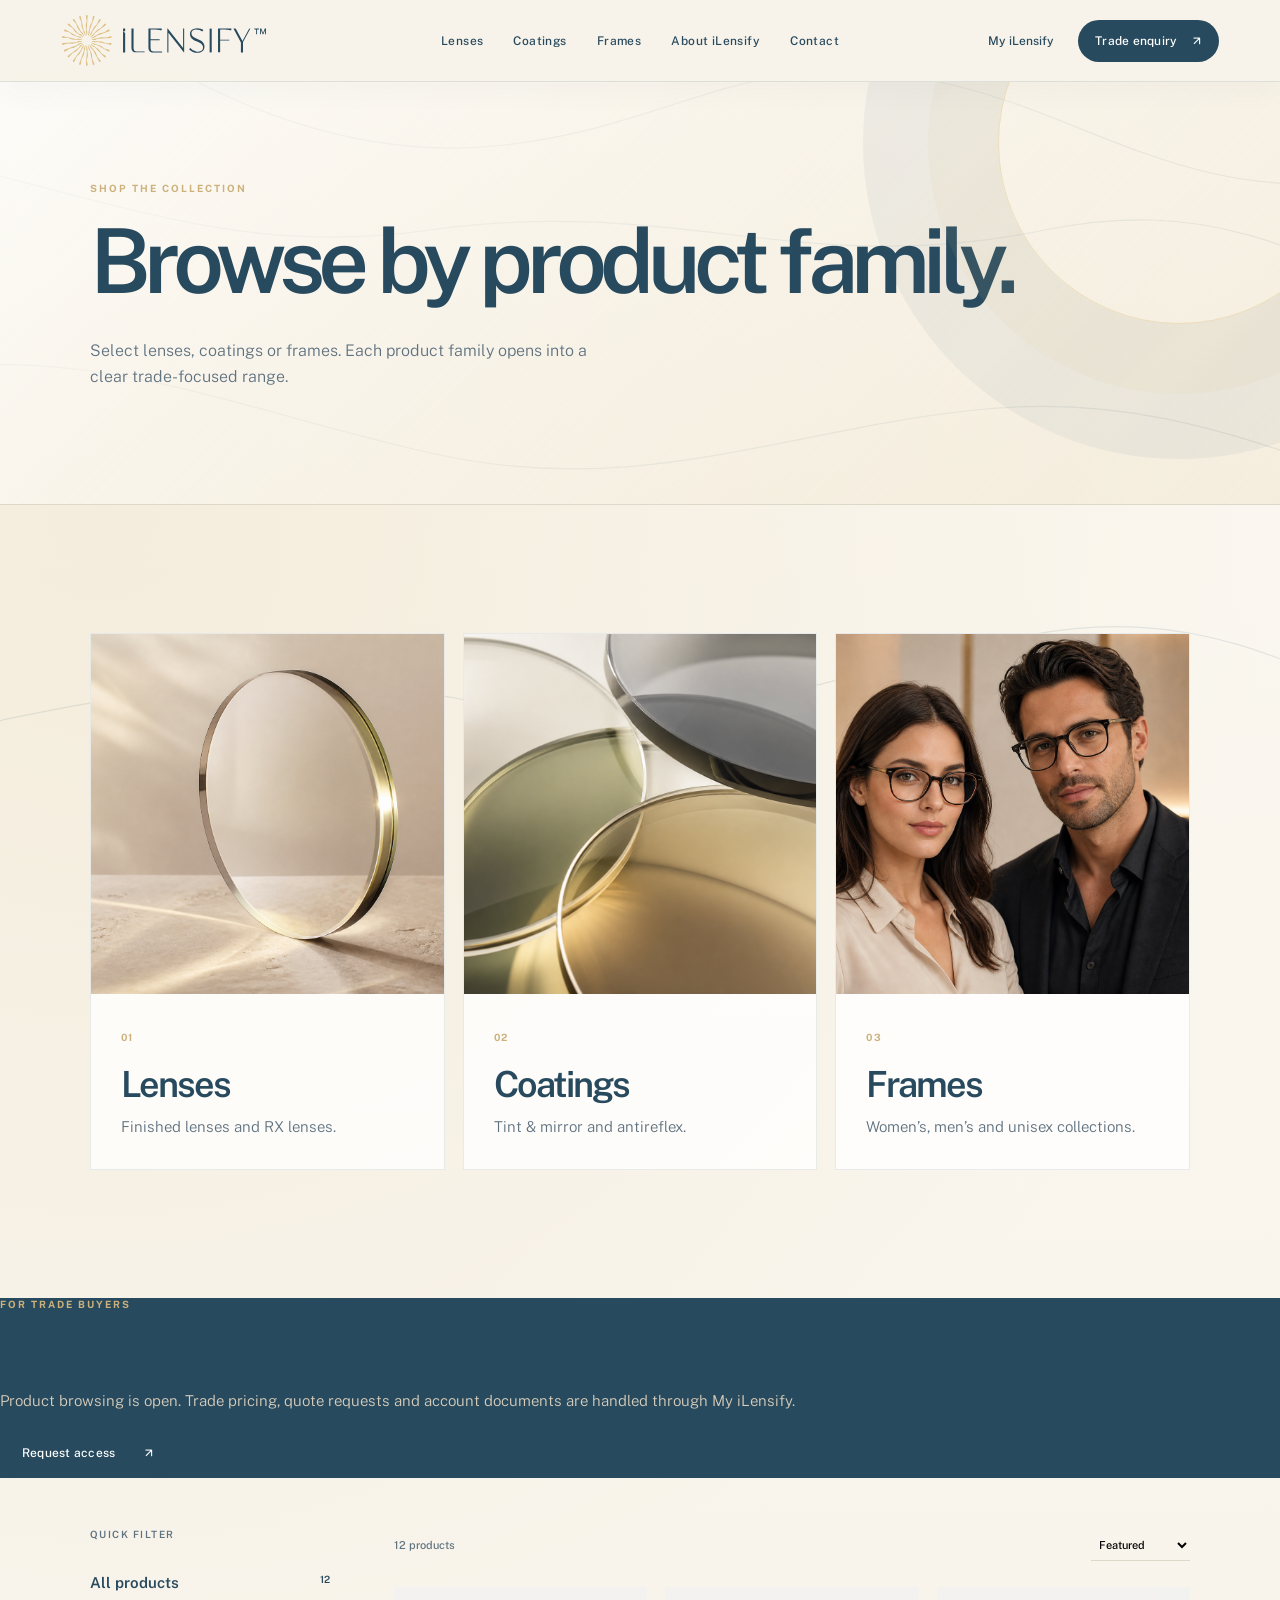
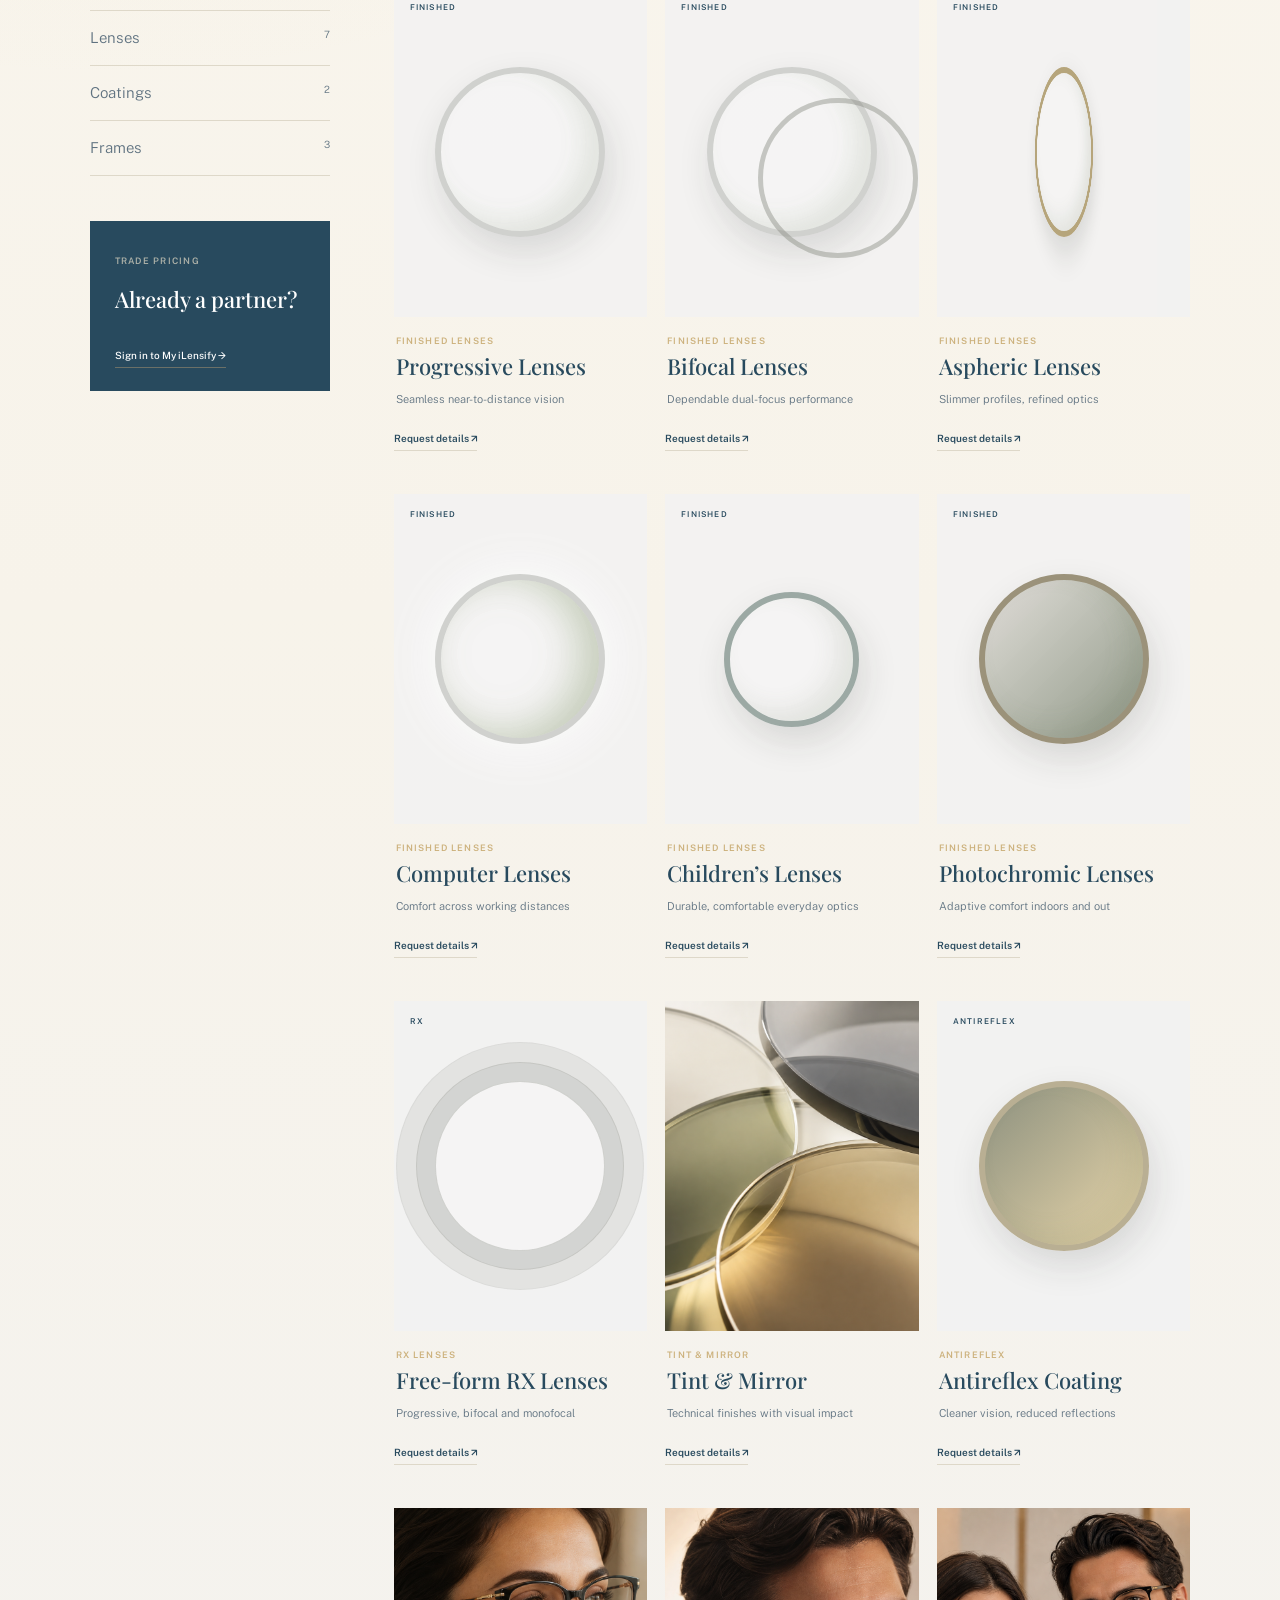
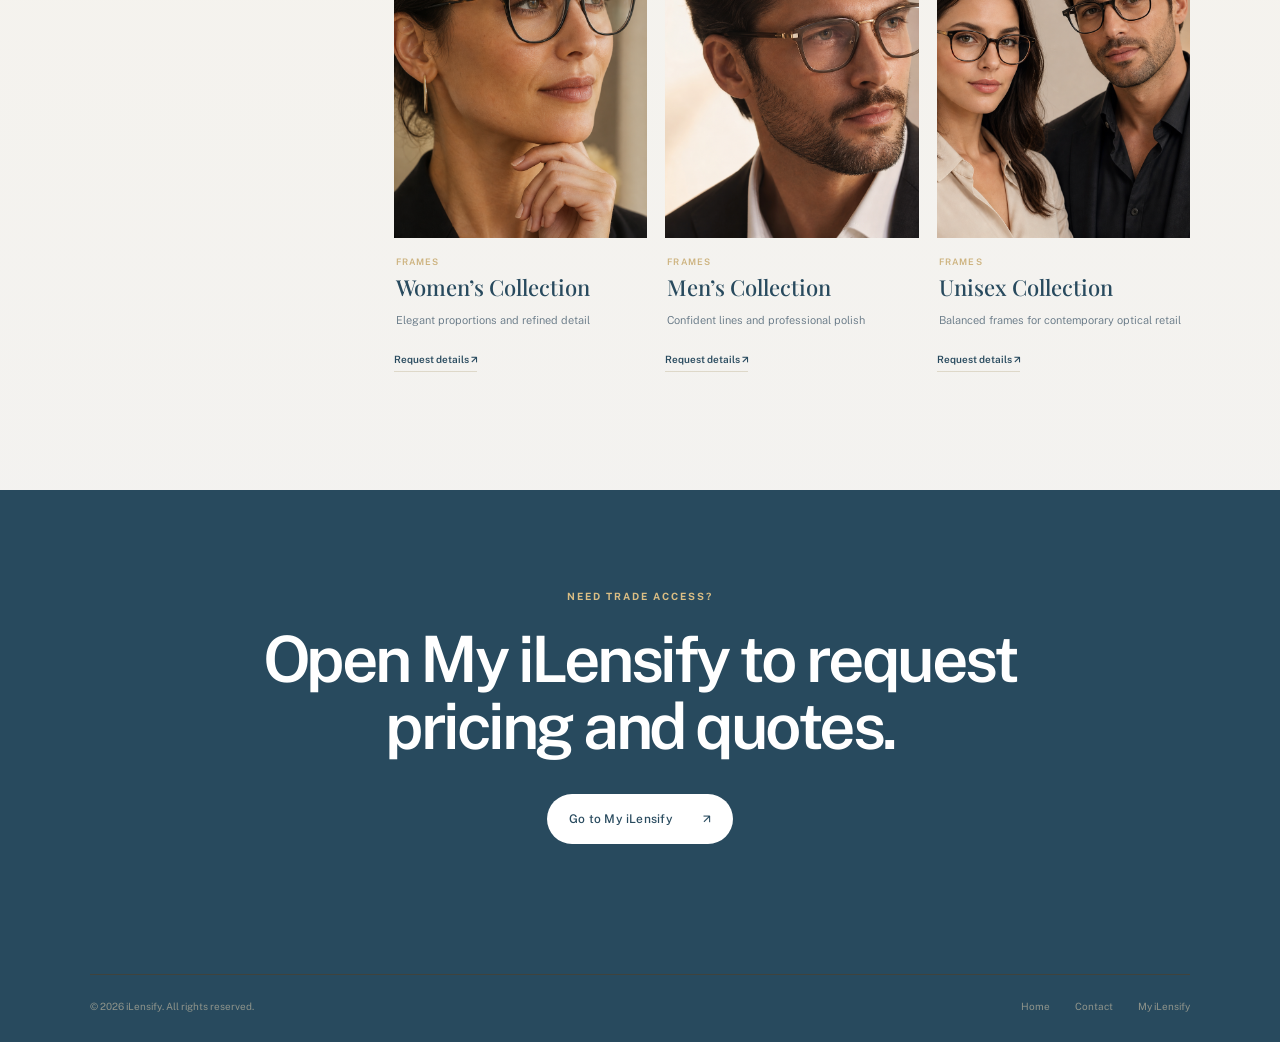
<file: shop.html>
<!doctype html>
<html lang="en">
<head>
  <meta charset="utf-8"><meta name="viewport" content="width=device-width, initial-scale=1">
  <title>Shop the Range — iLensify</title>
  <link rel="preconnect" href="https://fonts.googleapis.com"><link rel="preconnect" href="https://fonts.gstatic.com" crossorigin>
  <link href="https://fonts.googleapis.com/css2?family=Public+Sans:wght@300;400;500;600;700&family=DM+Sans:wght@400;500;600&family=Playfair+Display:ital,wght@0,500;1,500&display=swap" rel="stylesheet">
  <link rel="stylesheet" href="styles.css">
  <link rel="stylesheet" href="brandbook.css">
</head>
<body class="inner-page">
  <header class="site-header">
    <a class="brand" href="index.html"><img class="brand-logo" src="assets/logo-official.svg" alt="iLensify"></a>
    <button class="menu-toggle" aria-expanded="false" aria-controls="main-nav"><span></span><span></span></button>
    <nav id="main-nav" class="main-nav"><a href="lenses.html">Lenses</a><a href="coatings.html">Coatings</a><a href="frames.html">Frames</a><a href="about.html">About iLensify</a><a href="index.html#contact">Contact</a></nav>
    <div class="header-actions"><a class="text-link" href="my-ilensify.html">My iLensify</a><a class="button button-small" href="index.html#distributor">Trade enquiry <span>↗</span></a></div>
  </header>
  <main>
    <section class="shop-hero">
      <p class="eyebrow">Shop the collection</p>
      <h1>Browse by product family.</h1>
      <p>Select lenses, coatings or frames. Each product family opens into a clear trade-focused range.</p>
    </section>

    <section class="shop-categories section">
      <a class="shop-choice" href="lenses.html">
        <img src="assets/lenses.png" alt="Precision optical lens">
        <div><span>01</span><h2>Lenses</h2><p>Finished lenses and RX lenses.</p></div>
      </a>
      <a class="shop-choice" href="coatings.html">
        <img src="assets/coatings.png" alt="Premium optical coatings">
        <div><span>02</span><h2>Coatings</h2><p>Tint & mirror and antireflex.</p></div>
      </a>
      <a class="shop-choice" href="frames.html">
        <img src="assets/frame-unisex.png" alt="Premium frame collections">
        <div><span>03</span><h2>Frames</h2><p>Women’s, men’s and unisex collections.</p></div>
      </a>
    </section>

    <section class="buyer-note">
      <div>
        <p class="eyebrow">For trade buyers</p>
        <h2>Need pricing, quotes or documentation?</h2>
      </div>
      <p>Product browsing is open. Trade pricing, quote requests and account documents are handled through My iLensify.</p>
      <a class="button" href="my-ilensify.html">Request access <span>↗</span></a>
    </section>

    <section class="shop-layout">
      <aside class="shop-sidebar">
        <p class="filter-label">Quick filter</p>
        <button class="filter active" data-filter="all">All products <span>12</span></button>
        <button class="filter" data-filter="lenses">Lenses <span>7</span></button>
        <button class="filter" data-filter="coatings">Coatings <span>2</span></button>
        <button class="filter" data-filter="frames">Frames <span>3</span></button>
        <div class="trade-card"><p>Trade pricing</p><h3>Already a partner?</h3><a href="my-ilensify.html">Sign in to My iLensify <span>→</span></a></div>
      </aside>
      <div class="shop-content">
        <div class="shop-toolbar"><p><span id="result-count">12</span> products</p><select aria-label="Sort products"><option>Featured</option><option>A–Z</option><option>Category</option></select></div>
        <div class="product-grid">
          <article class="product-card" data-category="lenses"><div class="product-art art-clear"><div class="glass-disc"></div><span>Finished</span></div><div><p>Finished lenses</p><h3>Progressive Lenses</h3><span>Seamless near-to-distance vision</span></div><a href="my-ilensify.html">Request details ↗</a></article>
          <article class="product-card" data-category="lenses"><div class="product-art art-smoke"><div class="glass-disc twin"></div><span>Finished</span></div><div><p>Finished lenses</p><h3>Bifocal Lenses</h3><span>Dependable dual-focus performance</span></div><a href="my-ilensify.html">Request details ↗</a></article>
          <article class="product-card" data-category="lenses"><div class="product-art art-gold"><div class="glass-disc flat"></div><span>Finished</span></div><div><p>Finished lenses</p><h3>Aspheric Lenses</h3><span>Slimmer profiles, refined optics</span></div><a href="my-ilensify.html">Request details ↗</a></article>
          <article class="product-card" data-category="lenses"><div class="product-art art-olive"><div class="glass-disc glow"></div><span>Finished</span></div><div><p>Finished lenses</p><h3>Computer Lenses</h3><span>Comfort across working distances</span></div><a href="my-ilensify.html">Request details ↗</a></article>
          <article class="product-card" data-category="lenses"><div class="product-art art-blue"><div class="glass-disc small"></div><span>Finished</span></div><div><p>Finished lenses</p><h3>Children’s Lenses</h3><span>Durable, comfortable everyday optics</span></div><a href="my-ilensify.html">Request details ↗</a></article>
          <article class="product-card" data-category="lenses"><div class="product-art art-sun"><div class="glass-disc tint"></div><span>Finished</span></div><div><p>Finished lenses</p><h3>Photochromic Lenses</h3><span>Adaptive comfort indoors and out</span></div><a href="my-ilensify.html">Request details ↗</a></article>
          <article class="product-card" data-category="lenses"><div class="product-art art-rx"><div class="glass-disc rings"></div><span>RX</span></div><div><p>RX lenses</p><h3>Free-form RX Lenses</h3><span>Progressive, bifocal and monofocal</span></div><a href="my-ilensify.html">Request details ↗</a></article>
          <article class="product-card" data-category="coatings"><div class="product-art photo-art"><img src="assets/coatings.png" alt=""></div><div><p>Tint & mirror</p><h3>Tint & Mirror</h3><span>Technical finishes with visual impact</span></div><a href="my-ilensify.html">Request details ↗</a></article>
          <article class="product-card" data-category="coatings"><div class="product-art art-mirror"><div class="glass-disc mirror"></div><span>Antireflex</span></div><div><p>Antireflex</p><h3>Antireflex Coating</h3><span>Cleaner vision, reduced reflections</span></div><a href="my-ilensify.html">Request details ↗</a></article>
          <article class="product-card" data-category="frames"><div class="product-art photo-art"><img src="assets/frame-women.png" alt=""></div><div><p>Frames</p><h3>Women’s Collection</h3><span>Elegant proportions and refined detail</span></div><a href="my-ilensify.html">Request details ↗</a></article>
          <article class="product-card" data-category="frames"><div class="product-art photo-art"><img src="assets/frame-men.png" alt=""></div><div><p>Frames</p><h3>Men’s Collection</h3><span>Confident lines and professional polish</span></div><a href="my-ilensify.html">Request details ↗</a></article>
          <article class="product-card" data-category="frames"><div class="product-art photo-art"><img src="assets/frame-unisex.png" alt=""></div><div><p>Frames</p><h3>Unisex Collection</h3><span>Balanced frames for contemporary optical retail</span></div><a href="my-ilensify.html">Request details ↗</a></article>
        </div>
      </div>
    </section>
    <section class="shop-cta"><p class="eyebrow light">Need trade access?</p><h2>Open My iLensify to request pricing and quotes.</h2><a class="button button-light" href="my-ilensify.html">Go to My iLensify <span>↗</span></a></section>
  </main>
  <footer class="site-footer compact-footer"><div class="footer-bottom"><span>© 2026 iLensify. All rights reserved.</span><div><a href="index.html">Home</a><a href="index.html#contact">Contact</a><a href="my-ilensify.html">My iLensify</a></div></div></footer>
  <script src="script.js"></script>
</body>
</html>
</file>
<file: styles.css>
:root{--ink:#1f211f;--muted:#69675f;--paper:#f7f3ea;--white:#fff;--line:#ded8c9;--olive:#5f624f;--deep:#20211d;--gold:#b58a3c;--gold-soft:#d8bd85;--serif:"Playfair Display",Georgia,serif;--sans:"Manrope",Arial,sans-serif;--ui:"DM Sans",Arial,sans-serif}
*{box-sizing:border-box}html{scroll-behavior:smooth}body{margin:0;background:var(--paper);color:var(--ink);font-family:var(--sans);font-size:15px;line-height:1.6}a{color:inherit;text-decoration:none}button,input,select,textarea{font:inherit}img{display:block;width:100%;height:100%;object-fit:cover}.announcement{height:34px;background:var(--deep);color:#e8e8e1;text-align:center;font:500 11px/34px var(--ui);letter-spacing:.06em}.announcement a{margin-left:12px;text-decoration:underline;text-underline-offset:3px}.site-header{height:82px;padding:0 4.8vw;display:grid;grid-template-columns:1fr auto 1fr;align-items:center;background:rgba(245,243,237,.96);position:relative;z-index:20;border-bottom:1px solid rgba(32,34,31,.08)}.brand{font:600 16px var(--ui);letter-spacing:.2em;display:inline-flex;align-items:center;gap:11px;width:max-content}.brand-mark{width:24px;height:24px;border:1.5px solid currentColor;border-radius:50%;display:block;position:relative}.brand-mark:after{content:"";position:absolute;width:9px;height:9px;border:1px solid currentColor;border-radius:50%;right:-4px;top:6px;background:inherit}.main-nav{display:flex;align-items:center;gap:30px;font:500 12px var(--ui);letter-spacing:.035em}.main-nav a,.text-link{position:relative}.main-nav a:after,.text-link:after{content:"";position:absolute;left:0;right:100%;bottom:-5px;height:1px;background:currentColor;transition:.3s}.main-nav a:hover:after,.text-link:hover:after{right:0}.header-actions{justify-self:end;display:flex;align-items:center;gap:24px;font:500 12px var(--ui)}.button{display:inline-flex;align-items:center;justify-content:center;gap:30px;min-height:50px;padding:0 22px;border:0;background:var(--ink);color:white;font:500 12px var(--ui);letter-spacing:.02em;cursor:pointer;transition:.3s}.button:hover{background:var(--olive);transform:translateY(-1px)}.button-small{min-height:42px;padding:0 17px;gap:16px}.button-light{background:#f6f4ee;color:var(--ink)}.button-light:hover{background:white}.menu-toggle{display:none}.hero{height:calc(100vh - 116px);min-height:620px;position:relative;overflow:hidden;background:#282b27;color:white}.hero-image{position:absolute;inset:0;background:url("assets/hero-optician.png") center/cover no-repeat}.hero-wash{position:absolute;inset:0;background:linear-gradient(90deg,rgba(24,27,23,.88) 0%,rgba(25,28,24,.58) 35%,rgba(25,28,24,.02) 68%)}.hero-content{position:absolute;left:8vw;top:50%;transform:translateY(-51%);max-width:640px}.eyebrow{text-transform:uppercase;font:600 10px var(--ui);letter-spacing:.2em;color:var(--olive);margin:0 0 24px}.eyebrow.light{color:#c9cec2}.hero h1,.shop-hero h1,.portal-story h1{font:500 clamp(74px,8.6vw,142px)/.8 var(--serif);letter-spacing:-.055em;margin:0}.hero h1 em,.shop-hero h1 em,.portal-story h1 em{font-weight:500}.hero-lead{font:400 clamp(18px,1.6vw,25px)/1.5 var(--sans);margin:34px 0 36px;color:#e2e3dd}.hero-actions{display:flex;align-items:center;gap:35px}.quiet-link{display:inline-flex;align-items:center;gap:18px;font:500 12px var(--ui);border-bottom:1px solid #b8bab3;padding-bottom:7px}.quiet-link.light{border-color:#a4a79f}.hero-note{position:absolute;right:5vw;bottom:5.5vh;display:flex;gap:20px;align-items:flex-start;font:400 11px/1.5 var(--ui);color:#e2e2dc}.hero-note span{padding-top:2px;color:#aeb2a9}.hero-note p{margin:0}.section{padding:130px 7vw}.intro{display:grid;grid-template-columns:1.1fr .8fr;gap:10vw;align-items:end}.intro h2,.section-heading h2,.why h2,.about h2,.distributor h2,.trust h2,.shop-cta h2{font:500 clamp(44px,5vw,76px)/1.04 var(--serif);letter-spacing:-.04em;margin:0}.intro-copy>p{font:400 20px/1.7 var(--sans);margin:0 0 55px;max-width:590px}.mini-stats{display:grid;grid-template-columns:1fr 1fr;border-top:1px solid var(--line);padding-top:25px}.mini-stats div{display:flex;align-items:baseline;gap:15px}.mini-stats strong{font:500 37px var(--serif)}.mini-stats span{font:500 11px var(--ui);color:var(--muted)}.products{padding-top:30px}.section-heading{display:flex;align-items:end;justify-content:space-between;margin-bottom:50px}.section-heading .eyebrow{margin-bottom:16px}.category-grid{display:grid;grid-template-columns:1fr 1fr;grid-template-rows:auto auto;gap:18px}.category-card{background:#eae8e1;overflow:hidden}.category-card:first-child{grid-row:span 2}.category-image{height:320px;overflow:hidden}.category-card:first-child .category-image{height:650px}.category-image img{transition:transform .7s cubic-bezier(.2,.7,.2,1)}.category-card:hover img{transform:scale(1.035)}.category-copy{min-height:155px;display:grid;grid-template-columns:40px 1fr 44px;gap:22px;align-items:start;padding:30px}.category-copy h3{font:500 31px/1.1 var(--serif);margin:0 0 8px}.category-copy p{margin:0;color:var(--muted);max-width:380px;font-size:13px}.card-number{font:500 10px var(--ui);color:var(--muted);padding-top:7px}.round-arrow{width:42px;height:42px;border:1px solid #c8c7c0;border-radius:50%;display:grid;place-items:center;transition:.3s}.category-card:hover .round-arrow{background:var(--ink);color:white;border-color:var(--ink);transform:rotate(45deg)}.why{display:grid;grid-template-columns:.8fr 1.1fr;gap:10vw;background:#e5e4dc}.benefit-list{border-top:1px solid #c8c7bf}.benefit-list article{display:grid;grid-template-columns:55px 1fr;gap:20px;border-bottom:1px solid #c8c7bf;padding:35px 0}.benefit-list article>span{font:500 10px var(--ui);color:var(--muted);padding-top:8px}.benefit-list h3{font:500 25px var(--serif);margin:0 0 8px}.benefit-list p{margin:0;color:var(--muted);max-width:570px}.about{display:grid;grid-template-columns:1fr 1fr;gap:10vw;align-items:center}.about-visual{height:650px;background:#d8d7ce;position:relative;overflow:hidden;display:grid;place-items:center}.about-visual:before{content:"";position:absolute;inset:0;background:radial-gradient(circle at 50% 45%,#f1efe8 0 20%,transparent 53%),linear-gradient(145deg,#c8c8bd,#eae8df)}.about-visual>span{position:relative;z-index:2;font:italic 500 40px/1.05 var(--serif);text-align:center}.lens-orbit{position:absolute;border:1px solid rgba(56,60,52,.4);border-radius:50%;z-index:1}.orbit-one{width:470px;height:470px;transform:rotateX(68deg) rotateZ(28deg)}.orbit-two{width:320px;height:550px;transform:rotateY(66deg) rotateZ(-24deg)}.about-copy h2{margin-bottom:35px}.about-copy>p:not(.eyebrow){font-size:16px;line-height:1.8;color:var(--muted);max-width:600px}.about-copy .quiet-link{margin-top:26px}.trust{background:var(--deep);color:white}.trust-top{display:grid;grid-template-columns:1.2fr .6fr;gap:15vw;align-items:end;padding-bottom:70px;border-bottom:1px solid #4a4e47}.trust-top>p{color:#c4c7bf;margin:0}.trust-row{display:grid;grid-template-columns:repeat(3,1fr) 1.2fr;align-items:center;padding-top:60px}.trust-row>div{display:flex;align-items:center;gap:18px}.trust-row p{font:500 11px/1.5 var(--ui);color:#c5c8c1}.seal{width:64px;height:64px;border:1px solid #757970;border-radius:50%;display:grid;place-items:center;font:500 14px var(--serif)}.trust-row>a{justify-self:end;border-bottom:1px solid #777b73;padding-bottom:8px;font:500 12px var(--ui);display:flex;gap:30px}.distributor{display:grid;grid-template-columns:.75fr 1.1fr;gap:10vw}.distributor>div>p:not(.eyebrow){max-width:500px;color:var(--muted);font-size:16px}.enquiry-form{display:grid;grid-template-columns:1fr 1fr;gap:30px 24px}.enquiry-form label,.auth-form>label{display:flex;flex-direction:column;gap:8px}.enquiry-form label>span,.auth-form label>span{font:600 10px var(--ui);text-transform:uppercase;letter-spacing:.12em}.enquiry-form input,.enquiry-form select,.enquiry-form textarea,.auth-form input{background:transparent;border:0;border-bottom:1px solid #bbbcb5;padding:10px 0 14px;outline:none;color:var(--ink);border-radius:0}.enquiry-form input:focus,.enquiry-form select:focus,.enquiry-form textarea:focus,.auth-form input:focus{border-color:var(--olive)}.enquiry-form textarea{min-height:90px;resize:vertical}.full{grid-column:1/-1}.form-footer{display:flex;justify-content:space-between;align-items:center}.form-footer p{font-size:10px;color:var(--muted)}.form-success{display:none;color:var(--olive);font-size:12px}.form-success.visible{display:block}.contact-strip{min-height:270px;background:#dcddd4;display:flex;align-items:center;justify-content:space-between;padding:50px 7vw}.contact-strip p{font:500 14px var(--ui)}.contact-strip a{font:500 clamp(30px,4.3vw,66px) var(--serif);letter-spacing:-.03em}.site-footer{background:#1e211e;color:#d9dbd5;padding:90px 7vw 30px}.footer-main{display:grid;grid-template-columns:2.1fr repeat(3,1fr);gap:7vw;padding-bottom:80px}.brand-light{color:white}.footer-main>div:first-child p{max-width:330px;color:#8f948b;margin-top:25px}.footer-main h4{font:600 10px var(--ui);text-transform:uppercase;letter-spacing:.15em;color:#8f948b;margin:0 0 24px}.footer-main>div:not(:first-child){display:flex;flex-direction:column;gap:12px;font-size:12px}.footer-bottom{border-top:1px solid #3f433d;padding-top:25px;display:flex;justify-content:space-between;color:#8f948b;font:400 10px var(--ui)}.footer-bottom div{display:flex;gap:25px}
.inner-page .site-header{position:sticky;top:0}.shop-hero{padding:100px 7vw 115px;border-bottom:1px solid var(--line)}.shop-hero h1{font-size:clamp(58px,7vw,105px);line-height:.95;max-width:1100px}.shop-hero>p:last-child{max-width:530px;margin:35px 0 0;color:var(--muted);font-size:16px}.shop-layout{display:grid;grid-template-columns:240px 1fr;gap:5vw;padding:70px 7vw 120px}.shop-sidebar{position:sticky;top:120px;height:max-content}.filter-label{font:600 10px var(--ui);text-transform:uppercase;letter-spacing:.15em;margin:0 0 16px;color:var(--muted)}.filter{width:100%;background:none;border:0;border-bottom:1px solid var(--line);display:flex;justify-content:space-between;padding:15px 0;text-align:left;color:var(--muted);cursor:pointer}.filter.active{color:var(--ink);font-weight:600}.filter span{font-size:10px}.trade-card{background:var(--deep);color:white;margin-top:45px;padding:25px}.trade-card>p{font:600 9px var(--ui);text-transform:uppercase;letter-spacing:.14em;color:#adb1a8}.trade-card h3{font:500 22px var(--serif);margin:18px 0 28px}.trade-card a{font:500 10px var(--ui);border-bottom:1px solid #6b7067;padding-bottom:6px}.shop-toolbar{display:flex;justify-content:space-between;align-items:center;margin-bottom:25px;font:500 11px var(--ui);color:var(--muted)}.shop-toolbar select{background:transparent;border:0;border-bottom:1px solid var(--line);padding:8px 28px 8px 4px}.product-grid{display:grid;grid-template-columns:repeat(3,1fr);gap:45px 18px}.product-card{min-width:0}.product-card.hidden{display:none}.product-art{height:330px;background:#e4e2da;position:relative;overflow:hidden;display:grid;place-items:center}.product-art>span{position:absolute;left:16px;top:15px;font:600 8px var(--ui);text-transform:uppercase;letter-spacing:.15em}.product-card>div:nth-child(2){padding:18px 2px 15px}.product-card p{font:600 9px var(--ui);text-transform:uppercase;letter-spacing:.13em;color:var(--olive);margin:0 0 5px}.product-card h3{font:500 22px var(--serif);margin:0 0 5px}.product-card>div:nth-child(2)>span{font-size:11px;color:var(--muted)}.product-card>a{font:600 10px var(--ui);border-bottom:1px solid var(--line);padding-bottom:6px}.glass-disc{width:170px;height:170px;border-radius:50%;border:6px solid rgba(90,94,83,.24);box-shadow:inset -15px -10px 25px rgba(93,106,73,.12),5px 15px 35px rgba(30,35,28,.13);background:rgba(255,255,255,.18)}.art-smoke{background:#dadad5}.glass-disc.twin:after{content:"";position:absolute;width:150px;height:150px;border-radius:50%;border:5px solid #898d83;transform:translate(45px,25px);opacity:.45}.art-gold{background:#e9dfcd}.glass-disc.flat{transform:rotateY(70deg);border-color:#b6a57b}.art-olive{background:#d9dccf}.glass-disc.glow{box-shadow:inset -18px -5px 40px rgba(108,129,81,.35),0 0 50px rgba(255,255,255,.8)}.art-blue{background:#dfe3e1}.glass-disc.small{width:135px;height:135px;border-color:#9ca9a4}.art-sun{background:linear-gradient(145deg,#e8e2d5,#c6b596)}.glass-disc.tint{background:linear-gradient(135deg,rgba(118,103,72,.15),rgba(78,91,65,.6));border-color:#9b927a}.art-rx{background:#d7d7ce}.glass-disc.rings{border-width:1px;box-shadow:0 0 0 18px rgba(255,255,255,.25),0 0 0 19px rgba(80,87,74,.2),0 0 0 38px rgba(255,255,255,.2),0 0 0 39px rgba(80,87,74,.15)}.photo-art img{transition:.5s}.product-card:hover .photo-art img{transform:scale(1.04)}.art-mirror{background:#d8d6ce}.glass-disc.mirror{background:linear-gradient(135deg,#8d917f,#e9d6aa);border-color:#b9af93}.art-frame{background:#e7e3da}.wire-frame{width:200px;height:72px;border:4px solid #696b65;border-radius:50% 50% 43% 43%;position:relative;box-shadow:110px 0 0 -4px #e7e3da,110px 0 0 0 #696b65}.wire-frame:after{content:"";position:absolute;left:94px;top:14px;width:23px;height:15px;border-top:4px solid #696b65}.art-eco{background:#d8dbd0}.bold-frame{width:180px;height:85px;border:12px solid #565c50;border-radius:45% 45% 40% 40%;position:relative}.bold-frame:after{content:"";position:absolute;left:166px;top:-12px;width:180px;height:85px;border:12px solid #565c50;border-radius:45% 45% 40% 40%}.shop-cta{background:var(--deep);color:white;padding:100px 7vw;text-align:center}.shop-cta .button{margin-top:35px}.compact-footer{padding-top:30px}
.portal-page{background:#252a24;min-height:100vh}.portal-brand{position:absolute;left:5vw;top:40px;z-index:2}.portal-layout{display:grid;grid-template-columns:1fr 1fr;min-height:100vh}.portal-story{padding:140px 6vw 55px;background:linear-gradient(135deg,rgba(28,33,27,.92),rgba(50,58,47,.7)),url("assets/lenses.png") center/cover;color:white;display:flex;flex-direction:column;justify-content:space-between}.portal-story h1{font-size:clamp(54px,6.5vw,105px);line-height:.92}.portal-story>div:first-child>p:last-child{font-size:17px;max-width:510px;color:#c9ccc5;margin-top:35px}.portal-features{display:flex;gap:30px;border-top:1px solid #747a70;padding-top:25px;font:500 10px var(--ui);text-transform:uppercase;letter-spacing:.1em;color:#c2c6bd}.auth-panel{background:var(--paper);padding:38px 8vw;display:flex;flex-direction:column}.back-link{align-self:flex-end;font:500 11px var(--ui);color:var(--muted)}.auth-box{margin:auto 0;max-width:470px}.auth-tabs{display:flex;border-bottom:1px solid var(--line);margin-bottom:50px}.auth-tab{border:0;background:none;padding:12px 0;margin-right:35px;color:var(--muted);cursor:pointer;font:500 12px var(--ui);position:relative}.auth-tab.active{color:var(--ink)}.auth-tab.active:after{content:"";position:absolute;left:0;right:0;bottom:-1px;height:2px;background:var(--ink)}.auth-copy h2{font:500 45px var(--serif);margin:0}.auth-copy p{color:var(--muted);margin:7px 0 28px}.social-login{display:grid;grid-template-columns:1fr 1fr 1fr;gap:8px}.social-login button{border:1px solid var(--line);background:transparent;min-height:48px;font:500 9px var(--ui);cursor:pointer}.social-login b{display:block;font-size:14px}.divider{display:flex;align-items:center;gap:15px;margin:25px 0;color:#989a94;font:500 9px var(--ui)}.divider:before,.divider:after{content:"";height:1px;flex:1;background:var(--line)}.auth-form{display:flex;flex-direction:column;gap:20px}.password-field{position:relative}.password-field input{width:100%;padding-right:50px}.show-password{position:absolute;right:0;bottom:14px;border:0;background:none;font:600 9px var(--ui);cursor:pointer}.password-rules{display:flex;gap:14px;font:500 9px var(--ui);color:var(--muted)}.password-rules span:before{content:"✓";margin-right:5px;color:var(--olive)}.auth-options{display:flex;justify-content:space-between;font:500 10px var(--ui)}.check{display:flex!important;flex-direction:row!important;align-items:center;gap:8px!important}.auth-submit{width:100%;margin-top:4px}.signup-only{display:none!important}.signup-mode .signup-only{display:flex!important}.signup-mode .login-only{display:none!important}.portal-note{font-size:9px;color:#8c8f88;margin-top:20px;line-height:1.5}
@media(max-width:1050px){.site-header{grid-template-columns:1fr auto}.main-nav{position:absolute;display:none;top:82px;left:0;right:0;background:var(--paper);padding:25px 5vw;flex-direction:column;align-items:flex-start;border-bottom:1px solid var(--line)}.main-nav.open{display:flex}.header-actions{display:none}.menu-toggle{display:block;border:0;background:none;width:35px;height:30px;position:relative}.menu-toggle span{position:absolute;left:5px;width:24px;height:1px;background:var(--ink);top:11px}.menu-toggle span:last-child{top:19px}.product-grid{grid-template-columns:1fr 1fr}.portal-layout{grid-template-columns:.8fr 1.2fr}.portal-features{flex-direction:column;gap:8px}}
@media(max-width:760px){.announcement{font-size:9px}.site-header{height:70px;padding:0 20px}.main-nav{top:70px}.hero{height:780px;min-height:0}.hero-image{background-position:66% center}.hero-wash{background:linear-gradient(180deg,rgba(24,27,23,.05) 20%,rgba(24,27,23,.92) 78%)}.hero-content{left:24px;right:24px;top:auto;bottom:95px;transform:none}.hero h1{font-size:69px}.hero-lead{font-size:17px;margin:22px 0 25px}.hero-actions{align-items:flex-start;flex-direction:column;gap:20px}.hero-note{display:none}.section{padding:85px 24px}.intro,.why,.about,.distributor,.trust-top{grid-template-columns:1fr;gap:50px}.intro h2,.section-heading h2,.why h2,.about h2,.distributor h2,.trust h2,.shop-cta h2{font-size:47px}.intro-copy>p{font-size:17px}.section-heading{align-items:flex-start;gap:25px;flex-direction:column}.category-grid{display:flex;flex-direction:column}.category-card:first-child .category-image,.category-image{height:360px}.category-copy{min-height:0;padding:24px 18px;grid-template-columns:28px 1fr 38px}.category-copy h3{font-size:27px}.about-visual{height:480px;order:2}.about-copy{order:1}.trust-row{grid-template-columns:1fr 1fr;gap:40px 20px}.trust-row>a{justify-self:start}.enquiry-form{grid-template-columns:1fr}.full{grid-column:auto}.form-footer{align-items:flex-start;flex-direction:column;gap:18px}.contact-strip{align-items:flex-start;flex-direction:column;justify-content:center;gap:20px}.contact-strip a{font-size:26px;word-break:break-all}.footer-main{grid-template-columns:1fr 1fr}.footer-main>div:first-child{grid-column:1/-1}.footer-bottom{gap:20px;flex-direction:column}.shop-hero{padding:70px 24px}.shop-hero h1{font-size:55px}.shop-layout{grid-template-columns:1fr;padding:45px 24px 80px}.shop-sidebar{position:static}.trade-card{display:none}.product-grid{grid-template-columns:1fr}.product-art{height:390px}.shop-cta{padding:80px 24px}.portal-layout{display:block}.portal-story{min-height:540px;padding:130px 24px 40px}.portal-story h1{font-size:60px}.portal-features{display:none}.portal-brand{left:24px;top:30px}.auth-panel{padding:30px 24px 60px}.back-link{margin-bottom:50px}.social-login{grid-template-columns:1fr}.auth-box{max-width:none}.password-rules{flex-wrap:wrap}.mini-stats{gap:10px}.mini-stats div{align-items:flex-start;flex-direction:column;gap:2px}}

/* Gold premium refresh + multi-page refinements */
.announcement a{color:var(--gold-soft)}
.site-header{background:rgba(247,243,234,.97)}
.brand{letter-spacing:.18em;font-weight:700}
.brand-word{display:inline-flex;align-items:baseline;gap:1px;white-space:nowrap}
.brand-i{color:var(--gold);text-transform:lowercase}
.brand-lensify{color:#242620;text-transform:uppercase}
.brand-light .brand-lensify{color:#f5f2e8}
.main-nav a:after,.text-link:after{background:var(--gold)}
.button:hover{background:var(--gold)}
.button-light:hover{background:#fff}
.eyebrow{color:var(--gold)}
.eyebrow.light{color:var(--gold-soft)}
.hero-wash{background:linear-gradient(90deg,rgba(25,22,18,.92) 0%,rgba(38,31,23,.62) 35%,rgba(38,31,23,.08) 70%)}
.hero-lead{color:#f0e7d8}
.hero-note span{color:var(--gold-soft)}
.category-card{background:#eee7d9;border-radius:22px;box-shadow:0 24px 60px rgba(54,44,28,.08)}
.card-number,.benefit-list article>span{color:var(--gold)}
.round-arrow{border-color:#c8b686}
.category-card:hover .round-arrow{background:var(--gold);border-color:var(--gold)}
.why{background:#eee8db}
.benefit-list,.benefit-list article{border-color:#d4cab6}
.trust-top{border-color:#4a4337}
.trust-top>p,.trust-row p{color:#d7cdbb}
.seal{border-color:#927b4d;color:var(--gold-soft)}
.trust-row>a{border-color:#927b4d}
.contact-strip{background:#e8dfce}
.enquiry-form input:focus,.enquiry-form select:focus,.enquiry-form textarea:focus,.auth-form input:focus{border-color:var(--gold)}
.form-success,.password-rules span:before{color:var(--gold)}
.about-detail{display:grid;grid-template-columns:1fr 1fr;gap:10vw;align-items:center}
.about-visual{border-radius:28px;background:#ded6c4}
.about-visual:before{background:radial-gradient(circle at 50% 45%,#f7f1e5 0 20%,transparent 53%),linear-gradient(145deg,#d0c2a7,#f0e8d8)}
.lens-orbit{border-color:rgba(181,138,60,.55)}
.page-hero{padding:110px 7vw 120px;border-bottom:1px solid var(--line)}
.page-hero h1{font:500 clamp(58px,7vw,112px)/.9 var(--serif);letter-spacing:-.055em;margin:0;max-width:1120px}
.page-hero>p:last-child{max-width:620px;margin:35px 0 0;color:var(--muted);font-size:17px}
.split-hero{display:grid;grid-template-columns:1.1fr .7fr;gap:9vw;align-items:end}
.split-hero>p:last-child{margin:0}
.product-page-hero{background:linear-gradient(135deg,#f7f3ea,#ece1cd)}
.collection-section{border-bottom:1px solid var(--line)}
.collection-heading{display:grid;grid-template-columns:.7fr 1fr;gap:8vw;align-items:end;margin-bottom:46px}
.subproduct-grid{display:grid;grid-template-columns:repeat(4,1fr);gap:16px}
.subproduct-grid.three{grid-template-columns:repeat(3,1fr);margin-bottom:35px}
.subproduct-grid.two{grid-template-columns:repeat(2,1fr);margin:36px 0 35px}
.subproduct-grid article{background:#fffaf0;border:1px solid rgba(181,138,60,.18);border-radius:22px;padding:30px;min-height:220px;box-shadow:0 18px 42px rgba(60,47,26,.06)}
.subproduct-grid article span,.frame-card span,.shop-choice span{font:700 10px var(--ui);letter-spacing:.16em;text-transform:uppercase;color:var(--gold)}
.subproduct-grid h3{font:500 28px/1.05 var(--serif);margin:22px 0 12px}
.subproduct-grid p{margin:0;color:var(--muted)}
.muted-section{background:#eee8db}
.visual-feature{height:520px;border-radius:28px;overflow:hidden;margin-bottom:24px}
.frame-collections{display:grid;grid-template-columns:repeat(3,1fr);gap:18px}
.frame-card{background:#fffaf0;border-radius:28px;overflow:hidden;box-shadow:0 22px 55px rgba(60,47,26,.08)}
.frame-card img{height:500px}
.frame-card div{padding:30px}
.frame-card h2,.shop-choice h2{font:500 36px/1.03 var(--serif);letter-spacing:-.03em;margin:18px 0 12px}
.frame-card p,.shop-choice p{color:var(--muted);margin:0}
.shop-categories{display:grid;grid-template-columns:repeat(3,1fr);gap:18px;padding-top:70px;padding-bottom:45px}
.shop-choice{background:#fffaf0;border-radius:28px;overflow:hidden;box-shadow:0 22px 55px rgba(60,47,26,.08)}
.shop-choice img{height:360px}
.shop-choice div{padding:30px}
.shop-layout{padding-top:50px}
.product-art{border-radius:20px;background:#eee7d9}
.shop-cta h2{max-width:920px;margin:0 auto}

@media(max-width:1050px){.subproduct-grid{grid-template-columns:repeat(2,1fr)}.frame-collections,.shop-categories{grid-template-columns:1fr 1fr}.split-hero{grid-template-columns:1fr}}
@media(max-width:760px){.about-detail,.collection-heading{grid-template-columns:1fr;gap:38px}.page-hero{padding:75px 24px}.page-hero h1{font-size:56px}.subproduct-grid,.subproduct-grid.three,.subproduct-grid.two,.frame-collections,.shop-categories{grid-template-columns:1fr}.frame-card img,.shop-choice img,.visual-feature{height:370px}.shop-categories{padding-top:55px}.split-hero>p:last-child{margin-top:25px}.brand{font-size:14px}}
</file>
<file: brandbook.css>
/* iLensify brandbook web layer: official palette, soft contour lines, 8pt rhythm */
:root{
  --ink:#284a5e;
  --muted:#5f7280;
  --paper:#f7f3ea;
  --line:#ded8c9;
  --olive:#395f75;
  --deep:#284a5e;
  --gold:#dbbe84;
  --gold-soft:#ccb17c;
  --navy-light:#395f75;
  --silver:#f2f2f2;
  --anthracite:#1c1c1c;
  --serif:"Playfair Display",Georgia,serif;
  --sans:"Public Sans","DM Sans",Arial,sans-serif;
  --ui:"Public Sans","DM Sans",Arial,sans-serif;
}
body{
  background:radial-gradient(circle at 8% 12%,rgba(219,190,132,.18),transparent 30%),linear-gradient(180deg,#fbf8f1 0%,#f7f3ea 52%,#f2f2f2 100%);
  color:var(--ink);
  font-family:var(--sans);
  font-weight:300;
}
body:before{
  content:"";
  position:fixed;
  inset:0;
  pointer-events:none;
  z-index:-1;
  opacity:.28;
  background-image:url("data:image/svg+xml,%3Csvg width='1440' height='900' viewBox='0 0 1440 900' xmlns='http://www.w3.org/2000/svg'%3E%3Cg fill='none' stroke='%23395F75' stroke-width='1.2' opacity='.42'%3E%3Cpath d='M-80 140 C180 190 300 260 510 230 C760 195 880 280 1125 230 C1280 198 1380 245 1520 320'/%3E%3Cpath d='M-70 380 C160 330 310 410 520 455 C720 498 865 430 1055 410 C1240 390 1360 455 1510 500'/%3E%3Cpath d='M-90 760 C160 700 345 655 570 705 C760 747 895 675 1110 635 C1275 605 1375 660 1530 740'/%3E%3Cpath d='M150 0 C305 120 455 160 585 145 C760 125 825 45 1010 80 C1165 110 1260 205 1450 180'/%3E%3C/g%3E%3C/svg%3E");
  background-size:cover;
  background-position:center top;
}
.announcement{background:var(--deep);color:#fff}
.announcement a{color:var(--gold)}
.site-header{background:rgba(247,243,234,.97);border-bottom:1px solid rgba(40,74,94,.12);box-shadow:0 8px 30px rgba(40,74,94,.04)}
.brand{padding:12px 0;letter-spacing:.18em;font-weight:700}
.brand-logo{width:clamp(176px,16vw,236px);height:auto;object-fit:contain;filter:none}
.brand-light,.portal-brand{background:rgba(255,255,255,.94);border:1px solid rgba(219,190,132,.32);border-radius:0;padding:14px 18px}
.brand-light .brand-logo{width:220px}
.portal-brand .brand-logo{width:230px}
.button{background:var(--deep);border-radius:999px;box-shadow:none;text-transform:none}
.button:hover,.button-small:hover,.page-cta .button:hover{background:var(--gold-soft);color:var(--anthracite)}
.button-light{background:#fff;color:var(--deep)}
.button-light:hover{background:var(--gold);color:var(--anthracite)}
.eyebrow{color:var(--gold-soft);font-weight:700}
.eyebrow.light{color:var(--gold)}
.hero{background:var(--deep)}
.hero:after,.trust:before,.portal-story:after{
  content:"";
  position:absolute;
  inset:0;
  pointer-events:none;
  background-image:url("data:image/svg+xml,%3Csvg width='1400' height='760' viewBox='0 0 1400 760' xmlns='http://www.w3.org/2000/svg'%3E%3Cg fill='none' stroke='%23DBBE84' stroke-width='1' opacity='.18'%3E%3Cpath d='M-80 130 C190 220 300 205 510 170 C750 130 850 230 1040 190 C1220 155 1305 210 1490 300'/%3E%3Cpath d='M-60 520 C180 470 330 565 545 590 C760 615 875 495 1075 510 C1245 522 1320 610 1485 640'/%3E%3C/g%3E%3C/svg%3E");
  background-size:cover;
}
.hero-wash{background:linear-gradient(90deg,rgba(40,74,94,.96) 0%,rgba(40,74,94,.75) 42%,rgba(40,74,94,.12) 76%)}
.hero h1,.shop-hero h1,.portal-story h1,.page-hero h1{font-family:var(--sans);font-weight:600;letter-spacing:-.075em}
.hero h1 em,.shop-hero h1 em,.portal-story h1 em{font-style:normal;font-weight:300;color:var(--gold)}
.intro h2,.section-heading h2,.why h2,.about h2,.distributor h2,.trust h2,.shop-cta h2,.page-cta h2,.collection-heading h2,.frame-card h2,.shop-choice h2,.subproduct-grid h3,.flow-steps h3,.auth-copy h2{font-family:var(--sans);font-weight:600;letter-spacing:-.055em}
.section{padding-block:128px}
.proof-strip{border-color:rgba(40,74,94,.14);background:rgba(40,74,94,.14)}
.proof-strip div{background:rgba(255,255,255,.72);backdrop-filter:blur(14px)}
.proof-strip span,.product-card p,.subproduct-grid article span,.frame-card span,.shop-choice span,.flow-steps span{color:var(--gold-soft)}
.category-card,.shop-choice,.frame-card,.subproduct-grid article,.flow-steps article{background:rgba(255,255,255,.78);border:1px solid rgba(40,74,94,.1);border-radius:0;box-shadow:none}
.category-image,.visual-feature,.frame-card img,.shop-choice img,.product-art{border-radius:0}
.category-card:hover,.shop-choice:hover,.frame-card:hover,.subproduct-grid article:hover,.flow-steps article:hover{border-color:rgba(219,190,132,.7);box-shadow:0 28px 80px rgba(40,74,94,.1)}
.round-arrow{border-color:var(--gold)}
.category-card:hover .round-arrow{background:var(--gold);border-color:var(--gold);color:var(--anthracite)}
.why,.muted-section,.trade-flow{background:linear-gradient(135deg,rgba(57,95,117,.08),rgba(219,190,132,.16))}
.benefit-list,.benefit-list article{border-color:rgba(40,74,94,.16)}
.about-visual{background:var(--deep);color:#fff;border-radius:0}
.about-visual:before{background:radial-gradient(circle at 50% 47%,rgba(219,190,132,.2) 0 18%,transparent 48%),linear-gradient(135deg,#284a5e,#395f75)}
.about-visual:after{
  content:"";
  position:absolute;
  inset:0;
  background-image:url("data:image/svg+xml,%3Csvg width='900' height='900' viewBox='0 0 900 900' xmlns='http://www.w3.org/2000/svg'%3E%3Cg fill='none' stroke='%23DBBE84' stroke-width='2' opacity='.18'%3E%3Ccircle cx='450' cy='450' r='120'/%3E%3Ccircle cx='450' cy='450' r='220'/%3E%3Ccircle cx='450' cy='450' r='330'/%3E%3C/g%3E%3C/svg%3E");
  background-size:cover;
}
.about-visual>span{font-family:var(--sans);font-style:normal;font-weight:300;letter-spacing:-.055em;color:#fff}
.lens-orbit{border-color:rgba(219,190,132,.55)}
.trust,.shop-cta,.site-footer,.buyer-note,.trade-card{background:var(--deep);position:relative;overflow:hidden}
.trust-top{border-color:rgba(219,190,132,.22)}
.trust-top>p,.trust-row p,.buyer-note>p{color:#d7cdbb}
.seal{border-color:var(--gold);color:var(--gold)}
.trust-row>a{border-color:var(--gold)}
.contact-strip{background:var(--silver);border-top:1px solid rgba(40,74,94,.12)}
.contact-strip a{font-family:var(--sans);font-weight:600;color:var(--deep)}
.page-hero,.shop-hero,.product-page-hero{background:linear-gradient(135deg,rgba(255,255,255,.72),rgba(219,190,132,.16));position:relative;overflow:hidden}
.page-hero:after,.shop-hero:after{content:"";position:absolute;right:-80px;top:-120px;width:360px;height:360px;border-radius:50%;border:1px solid rgba(219,190,132,.42);box-shadow:0 0 0 70px rgba(219,190,132,.08),0 0 0 135px rgba(57,95,117,.06)}
.portal-page{background:var(--deep)}
.portal-story{background:linear-gradient(135deg,rgba(40,74,94,.96),rgba(57,95,117,.74)),url("assets/lenses.png") center/cover}
.auth-panel{background:#fbf8f1}
.social-login button,.enquiry-form input,.enquiry-form select,.enquiry-form textarea,.auth-form input{border-color:rgba(40,74,94,.22)}
.enquiry-form input:focus,.enquiry-form select:focus,.enquiry-form textarea:focus,.auth-form input:focus{border-color:var(--gold)}
.form-success,.password-rules span:before{color:var(--gold)}
.product-art{background:rgba(242,242,242,.9)}

@media(max-width:760px){
  .brand-logo{width:168px}
  .section{padding-block:88px}
  .hero-wash{background:linear-gradient(180deg,rgba(40,74,94,.1) 20%,rgba(40,74,94,.98) 80%)}
}
</file>
